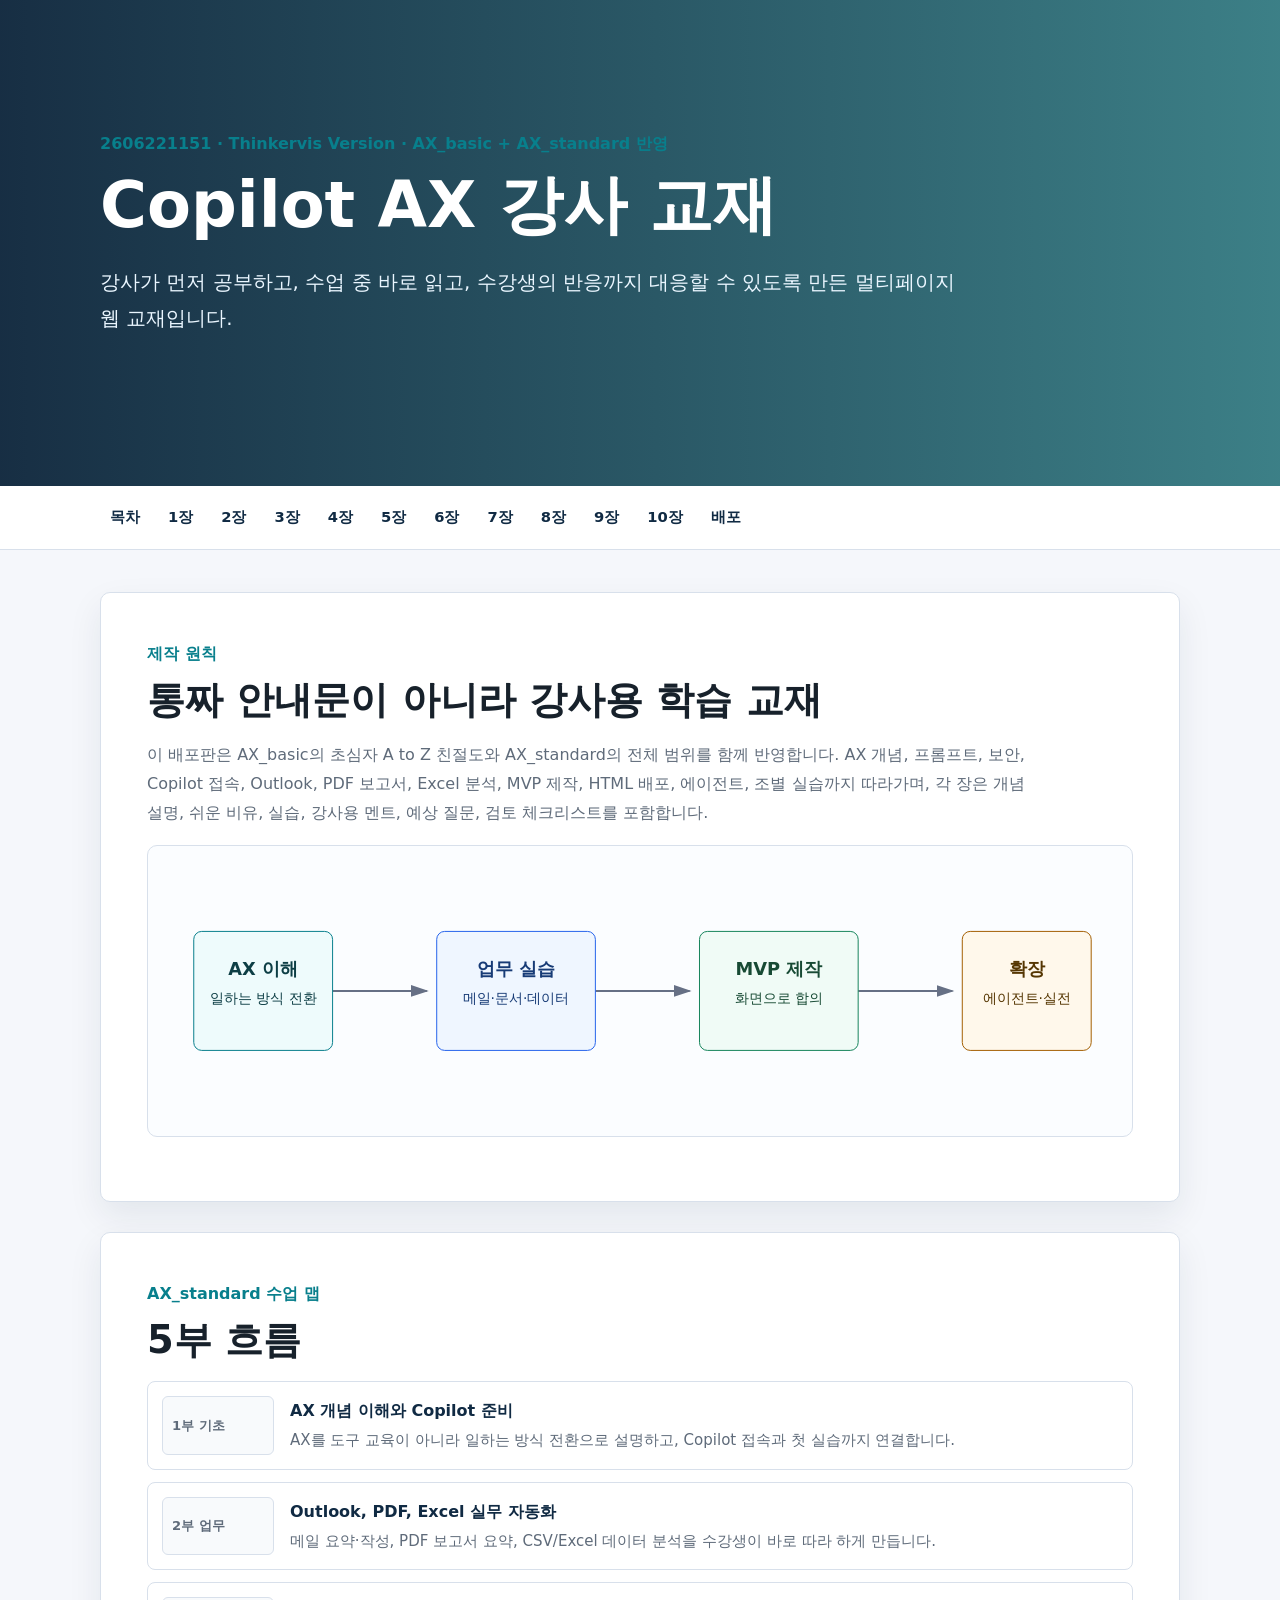
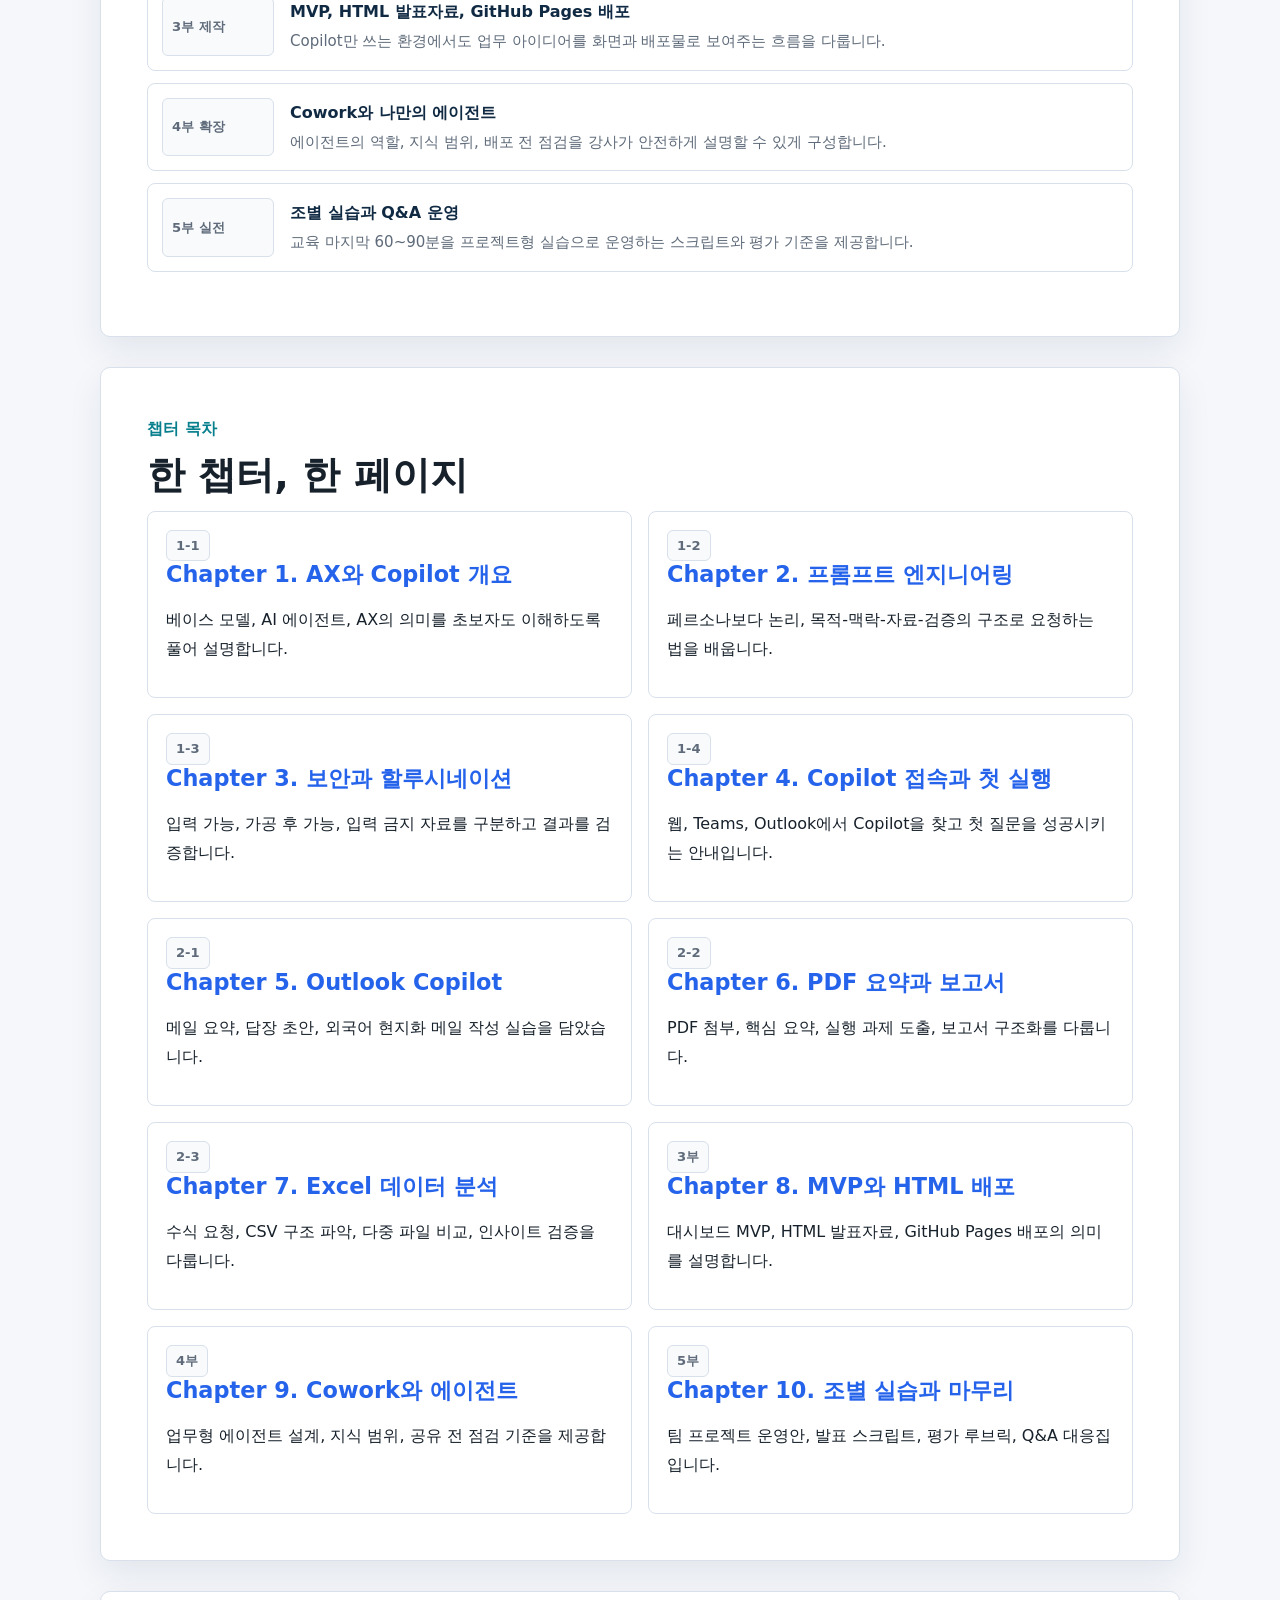
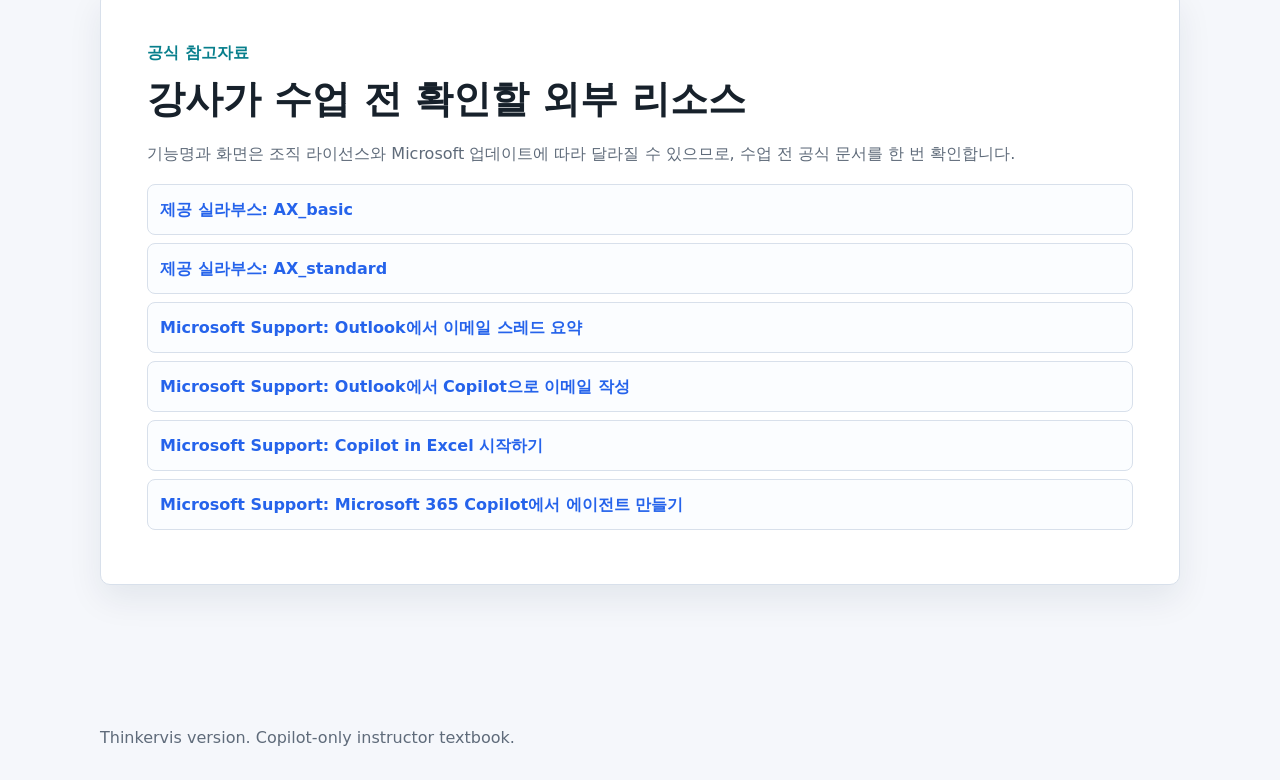
<file: index.html>
<!doctype html>
<html lang="ko">
<head>
  <meta charset="utf-8">
  <meta name="viewport" content="width=device-width, initial-scale=1">
  <title>Thinkervis Copilot AX 강사 교재</title>
  <link rel="stylesheet" href="styles.css">
  <script defer src="script.js"></script>
</head>
<body>
  <header class="hero">
    <div class="wrap">
      <div class="kicker">2606221151 · Thinkervis Version · AX_basic + AX_standard 반영</div>
      <h1>Copilot AX 강사 교재</h1>
      <p>강사가 먼저 공부하고, 수업 중 바로 읽고, 수강생의 반응까지 대응할 수 있도록 만든 멀티페이지 웹 교재입니다.</p>
    </div>
  </header>
  <nav class="topnav">
    <div class="wrap">
      <a href="index.html">목차</a>
      <a href="chapter1.html">1장</a>
      <a href="chapter2.html">2장</a>
      <a href="chapter3.html">3장</a>
      <a href="chapter4.html">4장</a>
      <a href="chapter5.html">5장</a>
      <a href="chapter6.html">6장</a>
      <a href="chapter7.html">7장</a>
      <a href="chapter8.html">8장</a>
      <a href="chapter9.html">9장</a>
      <a href="chapter10.html">10장</a>
      <a href="github-pages-guide.html">배포</a>
    </div>
  </nav>
  <main class="wrap">
    <section class="section">
      <div class="kicker">제작 원칙</div>
      <h2>통짜 안내문이 아니라 강사용 학습 교재</h2>
      <p class="lead">이 배포판은 AX_basic의 초심자 A to Z 친절도와 AX_standard의 전체 범위를 함께 반영합니다. AX 개념, 프롬프트, 보안, Copilot 접속, Outlook, PDF 보고서, Excel 분석, MVP 제작, HTML 배포, 에이전트, 조별 실습까지 따라가며, 각 장은 개념 설명, 쉬운 비유, 실습, 강사용 멘트, 예상 질문, 검토 체크리스트를 포함합니다.</p>
      <div class="diagram" aria-label="AX 수업 흐름 다이어그램">
        <svg viewBox="0 0 960 260" role="img">
          <defs>
            <marker id="arrow" markerWidth="10" markerHeight="10" refX="8" refY="3" orient="auto">
              <path d="M0,0 L0,6 L9,3 z" fill="#667085"></path>
            </marker>
          </defs>
          <path d="M170 130 H265" stroke="#667085" stroke-width="2" fill="none" marker-end="url(#arrow)"></path>
          <path d="M435 130 H530" stroke="#667085" stroke-width="2" fill="none" marker-end="url(#arrow)"></path>
          <path d="M700 130 H795" stroke="#667085" stroke-width="2" fill="none" marker-end="url(#arrow)"></path>
          <rect x="30" y="70" width="140" height="120" rx="8" fill="#eefbfc" stroke="#087f8c"></rect>
          <text x="100" y="114" text-anchor="middle" font-size="18" font-weight="700" fill="#0d3e45">AX 이해</text>
          <text x="100" y="142" text-anchor="middle" font-size="14" fill="#0d3e45">일하는 방식 전환</text>
          <rect x="275" y="70" width="160" height="120" rx="8" fill="#eff6ff" stroke="#2563eb"></rect>
          <text x="355" y="114" text-anchor="middle" font-size="18" font-weight="700" fill="#173b76">업무 실습</text>
          <text x="355" y="142" text-anchor="middle" font-size="14" fill="#173b76">메일·문서·데이터</text>
          <rect x="540" y="70" width="160" height="120" rx="8" fill="#f0fbf6" stroke="#16845b"></rect>
          <text x="620" y="114" text-anchor="middle" font-size="18" font-weight="700" fill="#174a34">MVP 제작</text>
          <text x="620" y="142" text-anchor="middle" font-size="14" fill="#174a34">화면으로 합의</text>
          <rect x="805" y="70" width="130" height="120" rx="8" fill="#fff8eb" stroke="#a35f00"></rect>
          <text x="870" y="114" text-anchor="middle" font-size="18" font-weight="700" fill="#553602">확장</text>
          <text x="870" y="142" text-anchor="middle" font-size="14" fill="#553602">에이전트·실전</text>
        </svg>
      </div>
    </section>
    <section class="section">
      <div class="kicker">AX_standard 수업 맵</div>
      <h2>5부 흐름</h2>
      <div class="lesson-list">
        <div class="lesson"><span class="module-label">1부 기초</span><div><strong>AX 개념 이해와 Copilot 준비</strong><br><span class="mini">AX를 도구 교육이 아니라 일하는 방식 전환으로 설명하고, Copilot 접속과 첫 실습까지 연결합니다.</span></div></div>
        <div class="lesson"><span class="module-label">2부 업무</span><div><strong>Outlook, PDF, Excel 실무 자동화</strong><br><span class="mini">메일 요약·작성, PDF 보고서 요약, CSV/Excel 데이터 분석을 수강생이 바로 따라 하게 만듭니다.</span></div></div>
        <div class="lesson"><span class="module-label">3부 제작</span><div><strong>MVP, HTML 발표자료, GitHub Pages 배포</strong><br><span class="mini">Copilot만 쓰는 환경에서도 업무 아이디어를 화면과 배포물로 보여주는 흐름을 다룹니다.</span></div></div>
        <div class="lesson"><span class="module-label">4부 확장</span><div><strong>Cowork와 나만의 에이전트</strong><br><span class="mini">에이전트의 역할, 지식 범위, 배포 전 점검을 강사가 안전하게 설명할 수 있게 구성합니다.</span></div></div>
        <div class="lesson"><span class="module-label">5부 실전</span><div><strong>조별 실습과 Q&A 운영</strong><br><span class="mini">교육 마지막 60~90분을 프로젝트형 실습으로 운영하는 스크립트와 평가 기준을 제공합니다.</span></div></div>
      </div>
    </section>
    <section class="section">
      <div class="kicker">챕터 목차</div>
      <h2>한 챕터, 한 페이지</h2>
      <div class="grid">
        <article class="card chapter-card col-6"><span class="module-label">1-1</span><h3><a href="chapter1.html">Chapter 1. AX와 Copilot 개요</a></h3><p>베이스 모델, AI 에이전트, AX의 의미를 초보자도 이해하도록 풀어 설명합니다.</p></article>
        <article class="card chapter-card col-6"><span class="module-label">1-2</span><h3><a href="chapter2.html">Chapter 2. 프롬프트 엔지니어링</a></h3><p>페르소나보다 논리, 목적-맥락-자료-검증의 구조로 요청하는 법을 배웁니다.</p></article>
        <article class="card chapter-card col-6"><span class="module-label">1-3</span><h3><a href="chapter3.html">Chapter 3. 보안과 할루시네이션</a></h3><p>입력 가능, 가공 후 가능, 입력 금지 자료를 구분하고 결과를 검증합니다.</p></article>
        <article class="card chapter-card col-6"><span class="module-label">1-4</span><h3><a href="chapter4.html">Chapter 4. Copilot 접속과 첫 실행</a></h3><p>웹, Teams, Outlook에서 Copilot을 찾고 첫 질문을 성공시키는 안내입니다.</p></article>
        <article class="card chapter-card col-6"><span class="module-label">2-1</span><h3><a href="chapter5.html">Chapter 5. Outlook Copilot</a></h3><p>메일 요약, 답장 초안, 외국어 현지화 메일 작성 실습을 담았습니다.</p></article>
        <article class="card chapter-card col-6"><span class="module-label">2-2</span><h3><a href="chapter6.html">Chapter 6. PDF 요약과 보고서</a></h3><p>PDF 첨부, 핵심 요약, 실행 과제 도출, 보고서 구조화를 다룹니다.</p></article>
        <article class="card chapter-card col-6"><span class="module-label">2-3</span><h3><a href="chapter7.html">Chapter 7. Excel 데이터 분석</a></h3><p>수식 요청, CSV 구조 파악, 다중 파일 비교, 인사이트 검증을 다룹니다.</p></article>
        <article class="card chapter-card col-6"><span class="module-label">3부</span><h3><a href="chapter8.html">Chapter 8. MVP와 HTML 배포</a></h3><p>대시보드 MVP, HTML 발표자료, GitHub Pages 배포의 의미를 설명합니다.</p></article>
        <article class="card chapter-card col-6"><span class="module-label">4부</span><h3><a href="chapter9.html">Chapter 9. Cowork와 에이전트</a></h3><p>업무형 에이전트 설계, 지식 범위, 공유 전 점검 기준을 제공합니다.</p></article>
        <article class="card chapter-card col-6"><span class="module-label">5부</span><h3><a href="chapter10.html">Chapter 10. 조별 실습과 마무리</a></h3><p>팀 프로젝트 운영안, 발표 스크립트, 평가 루브릭, Q&A 대응집입니다.</p></article>
      </div>
    </section>
    <section class="section">
      <div class="kicker">공식 참고자료</div>
      <h2>강사가 수업 전 확인할 외부 리소스</h2>
      <p class="lead">기능명과 화면은 조직 라이선스와 Microsoft 업데이트에 따라 달라질 수 있으므로, 수업 전 공식 문서를 한 번 확인합니다.</p>
      <div class="resource-list">
        <a href="https://adrian-jeong.github.io/share_html/AX_basic">제공 실라부스: AX_basic</a>
        <a href="https://adrian-jeong.github.io/share_html/AX_standard">제공 실라부스: AX_standard</a>
        <a href="https://support.microsoft.com/en-us/outlook/copilot-pages/summarize-an-email-thread-with-copilot-in-outlook">Microsoft Support: Outlook에서 이메일 스레드 요약</a>
        <a href="https://support.microsoft.com/en-us/outlook/copilot-pages/draft-an-email-message-with-copilot-in-outlook">Microsoft Support: Outlook에서 Copilot으로 이메일 작성</a>
        <a href="https://support.microsoft.com/en-us/excel/copilot/get-started-with-copilot-in-excel">Microsoft Support: Copilot in Excel 시작하기</a>
        <a href="https://support.microsoft.com/en-us/microsoft-365-copilot/build-your-own-agent-with-microsoft-365-copilot">Microsoft Support: Microsoft 365 Copilot에서 에이전트 만들기</a>
      </div>
    </section>
  </main>
  <footer class="wrap footer">Thinkervis version. Copilot-only instructor textbook.</footer>
</body>
</html>
</file>
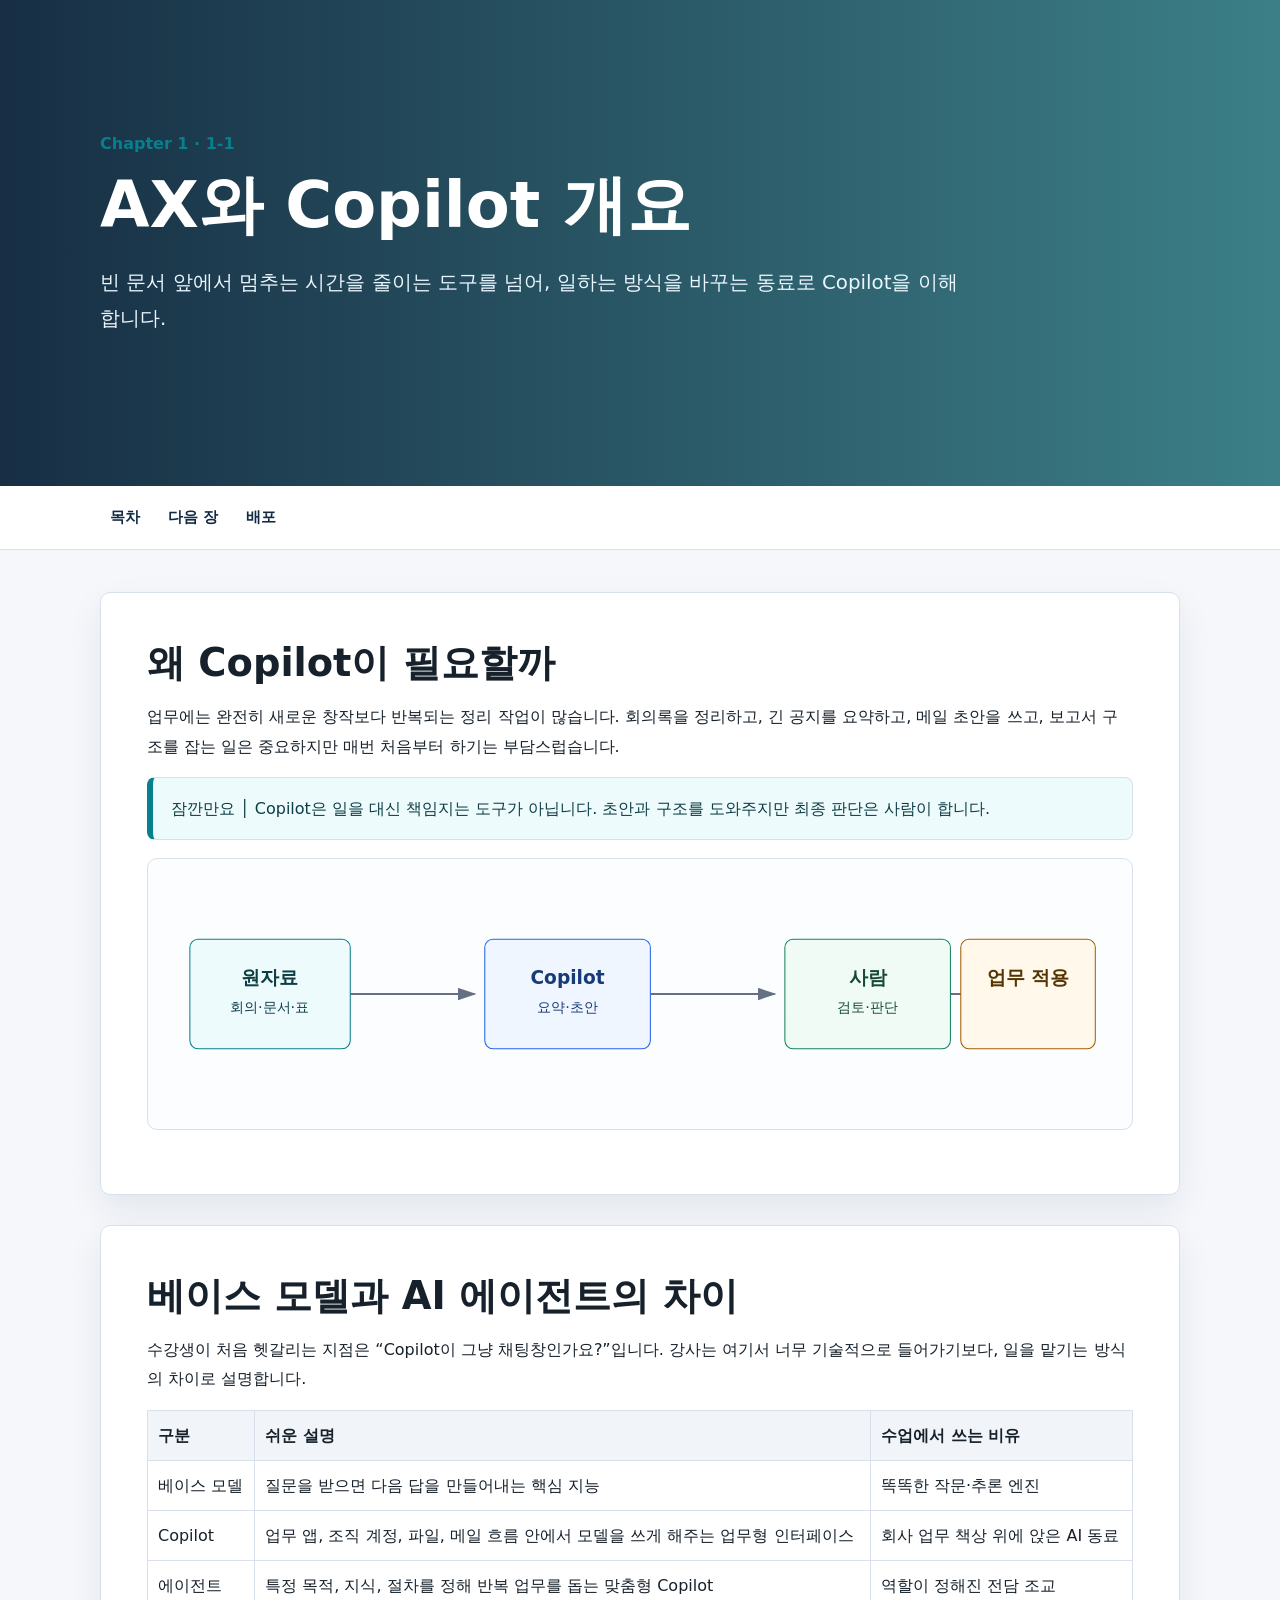
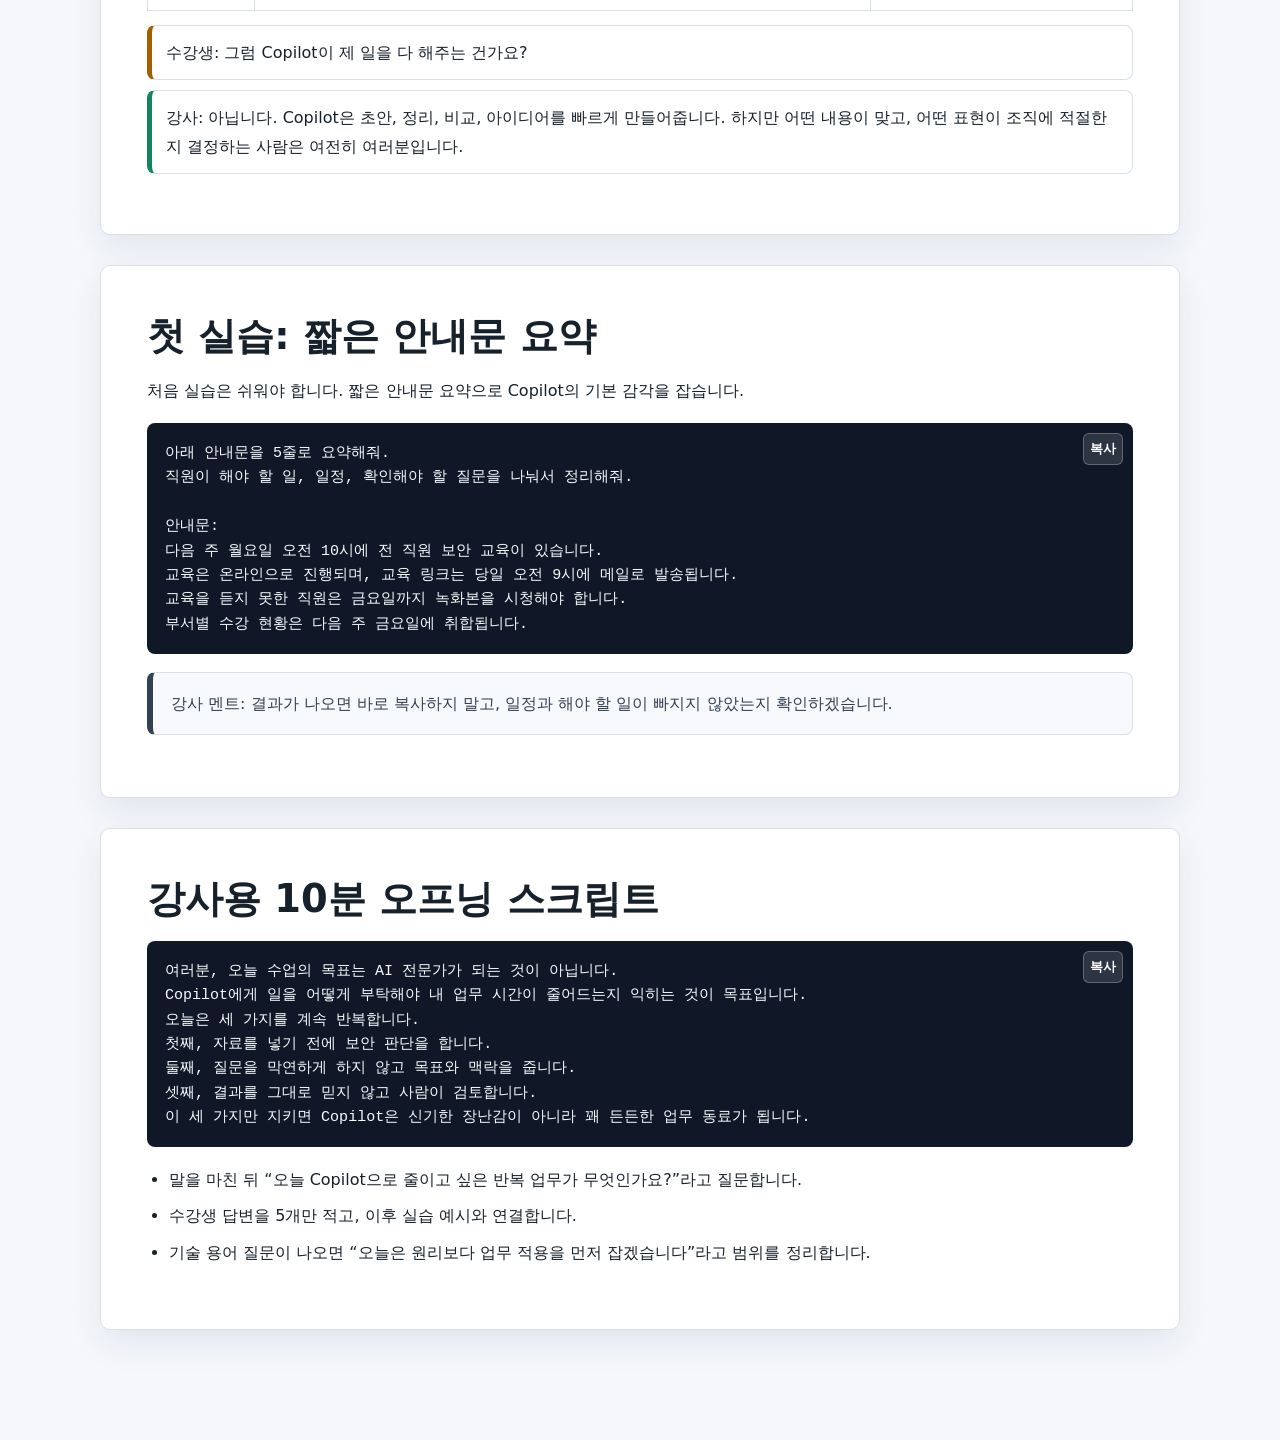
<file: chapter1.html>
<!doctype html>
<html lang="ko">
<head>
  <meta charset="utf-8">
  <meta name="viewport" content="width=device-width, initial-scale=1">
  <title>Chapter 1. Copilot 개요</title>
  <link rel="stylesheet" href="styles.css">
  <script defer src="script.js"></script>
</head>
<body>
  <header class="hero"><div class="wrap"><div class="kicker">Chapter 1 · 1-1</div><h1>AX와 Copilot 개요</h1><p>빈 문서 앞에서 멈추는 시간을 줄이는 도구를 넘어, 일하는 방식을 바꾸는 동료로 Copilot을 이해합니다.</p></div></header>
  <nav class="topnav"><div class="wrap"><a href="index.html">목차</a><a href="chapter2.html">다음 장</a><a href="github-pages-guide.html">배포</a></div></nav>
  <main class="wrap">
    <section class="section">
      <h2>왜 Copilot이 필요할까</h2>
      <p>업무에는 완전히 새로운 창작보다 반복되는 정리 작업이 많습니다. 회의록을 정리하고, 긴 공지를 요약하고, 메일 초안을 쓰고, 보고서 구조를 잡는 일은 중요하지만 매번 처음부터 하기는 부담스럽습니다.</p>
      <div class="box">잠깐만요 │ Copilot은 일을 대신 책임지는 도구가 아닙니다. 초안과 구조를 도와주지만 최종 판단은 사람이 합니다.</div>
      <div class="diagram">
        <svg viewBox="0 0 920 230">
          <defs><marker id="arrow" markerWidth="10" markerHeight="10" refX="8" refY="3" orient="auto"><path d="M0,0 L0,6 L9,3 z" fill="#667085"/></marker></defs>
          <path d="M180 115 H300" stroke="#667085" stroke-width="2" fill="none" marker-end="url(#arrow)"/><path d="M470 115 H590" stroke="#667085" stroke-width="2" fill="none" marker-end="url(#arrow)"/><path d="M760 115 H860" stroke="#667085" stroke-width="2" fill="none" marker-end="url(#arrow)"/>
          <rect x="25" y="62" width="155" height="106" rx="8" fill="#eefbfc" stroke="#087f8c"/><text x="102" y="105" text-anchor="middle" font-size="18" font-weight="700" fill="#0d3e45">원자료</text><text x="102" y="132" text-anchor="middle" font-size="14" fill="#0d3e45">회의·문서·표</text>
          <rect x="310" y="62" width="160" height="106" rx="8" fill="#eff6ff" stroke="#2563eb"/><text x="390" y="105" text-anchor="middle" font-size="18" font-weight="700" fill="#173b76">Copilot</text><text x="390" y="132" text-anchor="middle" font-size="14" fill="#173b76">요약·초안</text>
          <rect x="600" y="62" width="160" height="106" rx="8" fill="#f0fbf6" stroke="#16845b"/><text x="680" y="105" text-anchor="middle" font-size="18" font-weight="700" fill="#174a34">사람</text><text x="680" y="132" text-anchor="middle" font-size="14" fill="#174a34">검토·판단</text>
          <rect x="770" y="62" width="130" height="106" rx="8" fill="#fff8eb" stroke="#a35f00"/><text x="835" y="105" text-anchor="middle" font-size="18" font-weight="700" fill="#553602">업무 적용</text>
        </svg>
      </div>
    </section>
    <section class="section">
      <h2>베이스 모델과 AI 에이전트의 차이</h2>
      <p>수강생이 처음 헷갈리는 지점은 “Copilot이 그냥 채팅창인가요?”입니다. 강사는 여기서 너무 기술적으로 들어가기보다, 일을 맡기는 방식의 차이로 설명합니다.</p>
      <table><tr><th>구분</th><th>쉬운 설명</th><th>수업에서 쓰는 비유</th></tr><tr><td>베이스 모델</td><td>질문을 받으면 다음 답을 만들어내는 핵심 지능</td><td>똑똑한 작문·추론 엔진</td></tr><tr><td>Copilot</td><td>업무 앱, 조직 계정, 파일, 메일 흐름 안에서 모델을 쓰게 해주는 업무형 인터페이스</td><td>회사 업무 책상 위에 앉은 AI 동료</td></tr><tr><td>에이전트</td><td>특정 목적, 지식, 절차를 정해 반복 업무를 돕는 맞춤형 Copilot</td><td>역할이 정해진 전담 조교</td></tr></table>
      <div class="dialogue"><div class="turn student">수강생: 그럼 Copilot이 제 일을 다 해주는 건가요?</div><div class="turn teacher-turn">강사: 아닙니다. Copilot은 초안, 정리, 비교, 아이디어를 빠르게 만들어줍니다. 하지만 어떤 내용이 맞고, 어떤 표현이 조직에 적절한지 결정하는 사람은 여전히 여러분입니다.</div></div>
    </section>
    <section class="section">
      <h2>첫 실습: 짧은 안내문 요약</h2>
      <p>처음 실습은 쉬워야 합니다. 짧은 안내문 요약으로 Copilot의 기본 감각을 잡습니다.</p>
      <div class="prompt"><pre>아래 안내문을 5줄로 요약해줘.
직원이 해야 할 일, 일정, 확인해야 할 질문을 나눠서 정리해줘.

안내문:
다음 주 월요일 오전 10시에 전 직원 보안 교육이 있습니다.
교육은 온라인으로 진행되며, 교육 링크는 당일 오전 9시에 메일로 발송됩니다.
교육을 듣지 못한 직원은 금요일까지 녹화본을 시청해야 합니다.
부서별 수강 현황은 다음 주 금요일에 취합됩니다.</pre></div>
      <div class="box teacher">강사 멘트: 결과가 나오면 바로 복사하지 말고, 일정과 해야 할 일이 빠지지 않았는지 확인하겠습니다.</div>
    </section>
    <section class="section">
      <h2>강사용 10분 오프닝 스크립트</h2>
      <div class="prompt"><pre>여러분, 오늘 수업의 목표는 AI 전문가가 되는 것이 아닙니다.
Copilot에게 일을 어떻게 부탁해야 내 업무 시간이 줄어드는지 익히는 것이 목표입니다.
오늘은 세 가지를 계속 반복합니다.
첫째, 자료를 넣기 전에 보안 판단을 합니다.
둘째, 질문을 막연하게 하지 않고 목표와 맥락을 줍니다.
셋째, 결과를 그대로 믿지 않고 사람이 검토합니다.
이 세 가지만 지키면 Copilot은 신기한 장난감이 아니라 꽤 든든한 업무 동료가 됩니다.</pre></div>
      <ul class="checklist"><li>말을 마친 뒤 “오늘 Copilot으로 줄이고 싶은 반복 업무가 무엇인가요?”라고 질문합니다.</li><li>수강생 답변을 5개만 적고, 이후 실습 예시와 연결합니다.</li><li>기술 용어 질문이 나오면 “오늘은 원리보다 업무 적용을 먼저 잡겠습니다”라고 범위를 정리합니다.</li></ul>
    </section>
  </main>
</body>
</html>
</file>
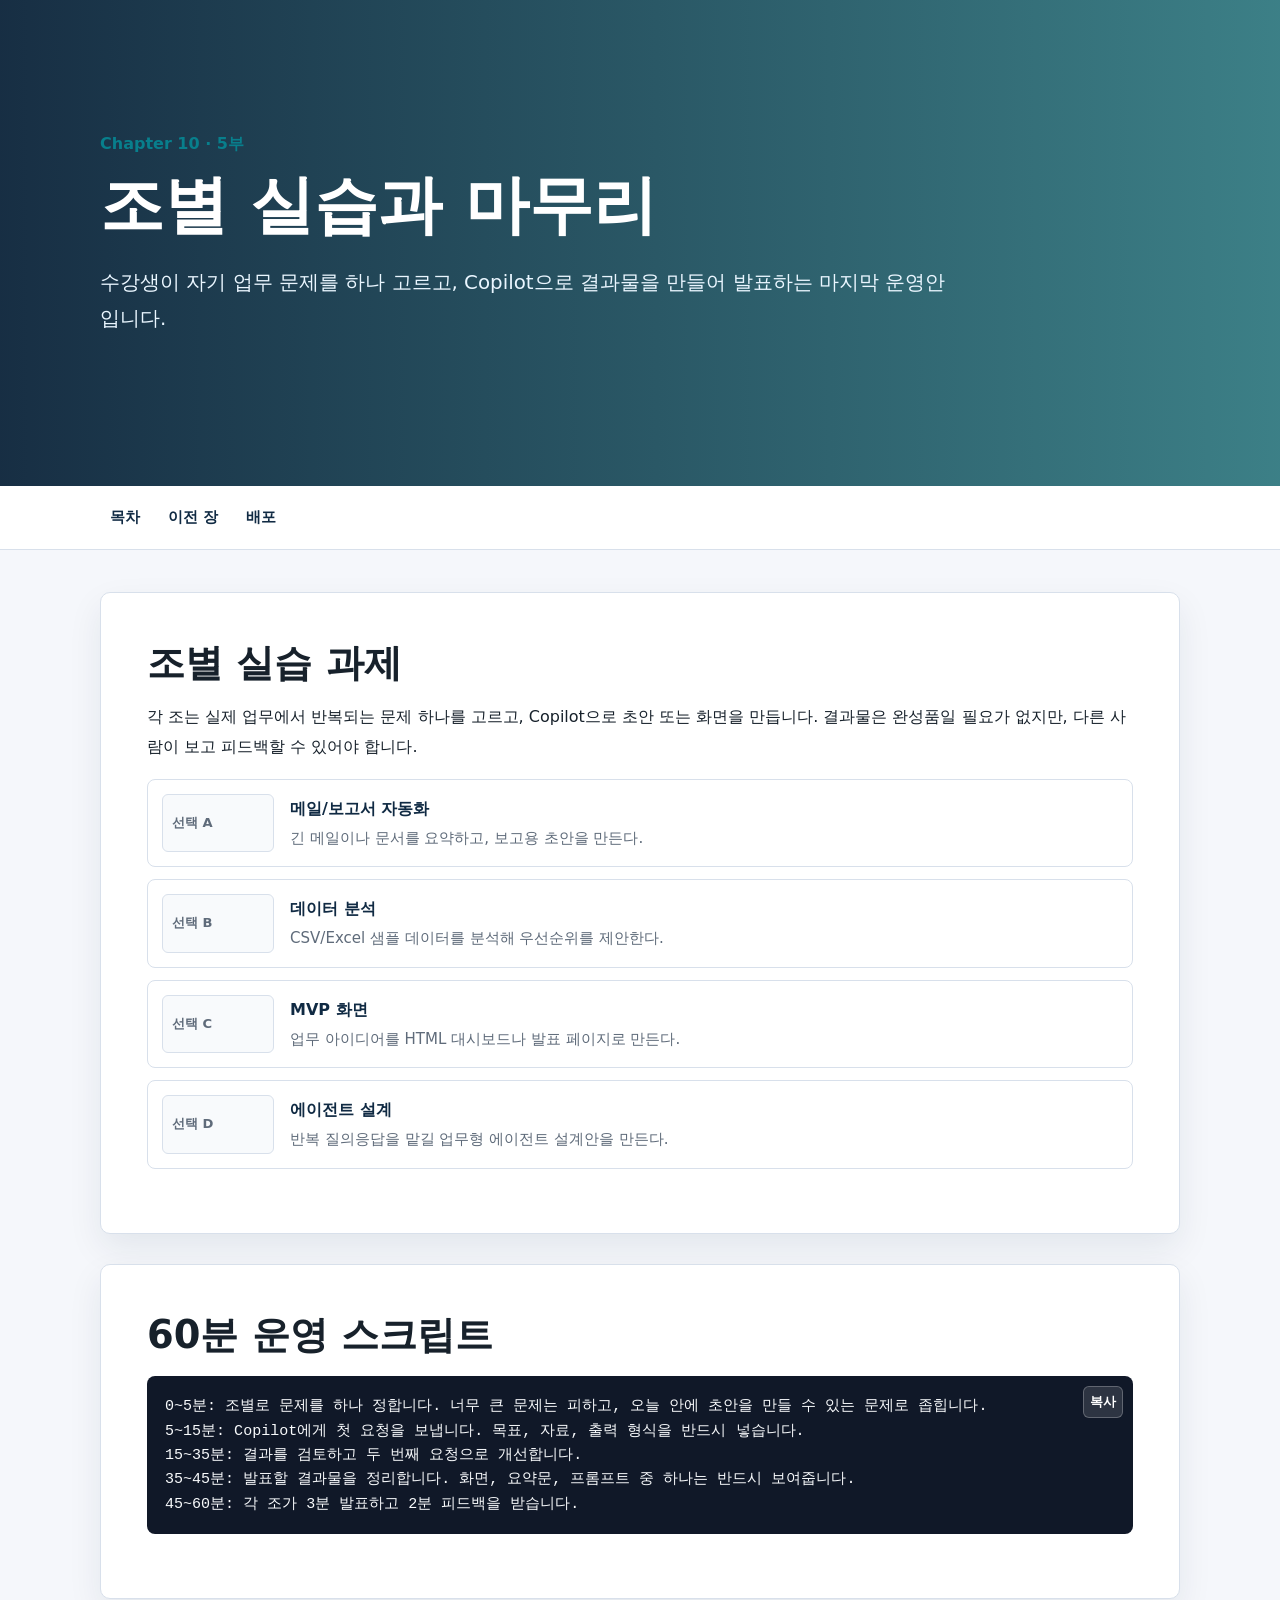
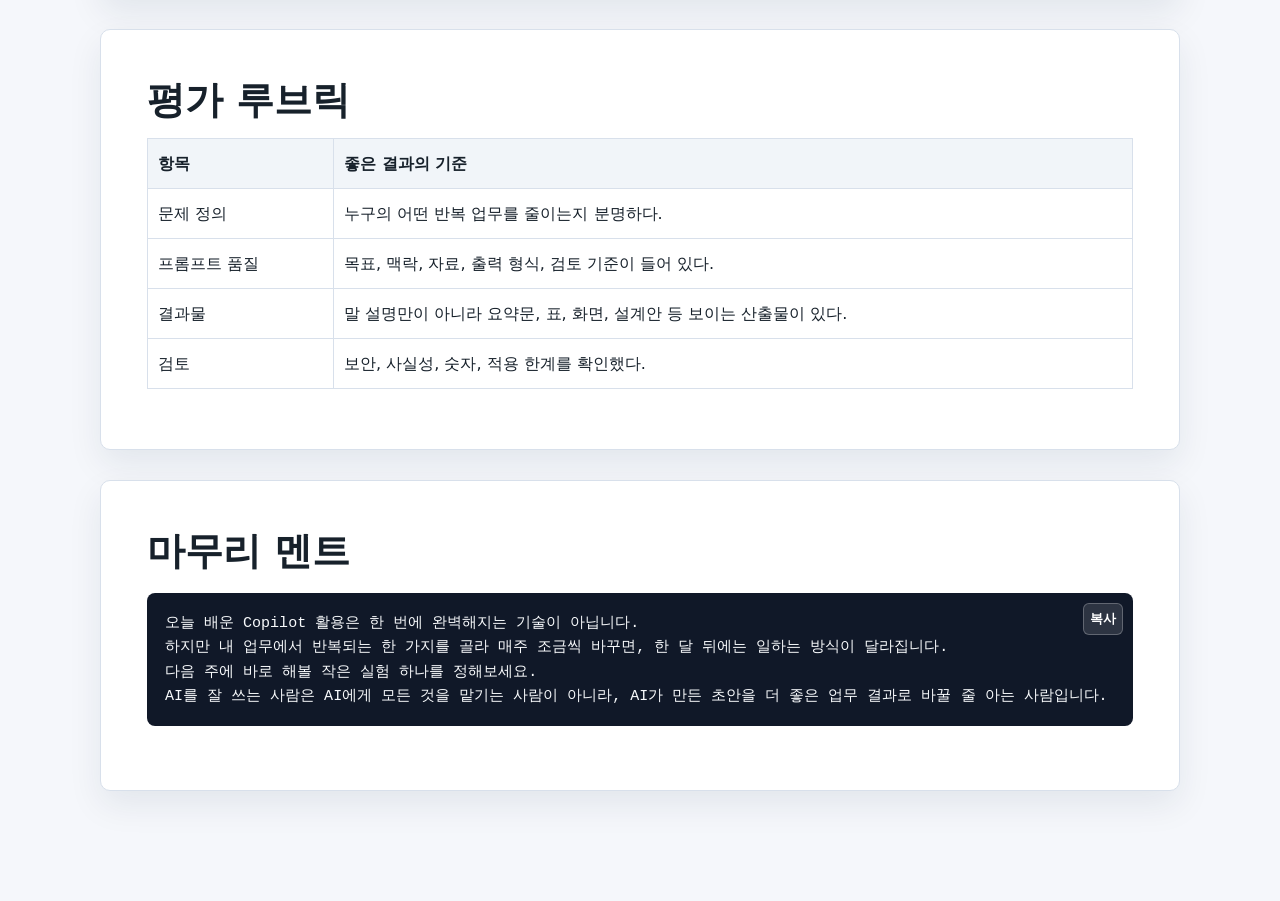
<file: chapter10.html>
<!doctype html>
<html lang="ko">
<head><meta charset="utf-8"><meta name="viewport" content="width=device-width, initial-scale=1"><title>Chapter 10. 조별 실습과 마무리</title><link rel="stylesheet" href="styles.css"><script defer src="script.js"></script></head>
<body>
  <header class="hero"><div class="wrap"><div class="kicker">Chapter 10 · 5부</div><h1>조별 실습과 마무리</h1><p>수강생이 자기 업무 문제를 하나 고르고, Copilot으로 결과물을 만들어 발표하는 마지막 운영안입니다.</p></div></header>
  <nav class="topnav"><div class="wrap"><a href="index.html">목차</a><a href="chapter9.html">이전 장</a><a href="github-pages-guide.html">배포</a></div></nav>
  <main class="wrap">
    <section class="section"><h2>조별 실습 과제</h2><p>각 조는 실제 업무에서 반복되는 문제 하나를 고르고, Copilot으로 초안 또는 화면을 만듭니다. 결과물은 완성품일 필요가 없지만, 다른 사람이 보고 피드백할 수 있어야 합니다.</p><div class="lesson-list"><div class="lesson"><span class="module-label">선택 A</span><div><strong>메일/보고서 자동화</strong><br><span class="mini">긴 메일이나 문서를 요약하고, 보고용 초안을 만든다.</span></div></div><div class="lesson"><span class="module-label">선택 B</span><div><strong>데이터 분석</strong><br><span class="mini">CSV/Excel 샘플 데이터를 분석해 우선순위를 제안한다.</span></div></div><div class="lesson"><span class="module-label">선택 C</span><div><strong>MVP 화면</strong><br><span class="mini">업무 아이디어를 HTML 대시보드나 발표 페이지로 만든다.</span></div></div><div class="lesson"><span class="module-label">선택 D</span><div><strong>에이전트 설계</strong><br><span class="mini">반복 질의응답을 맡길 업무형 에이전트 설계안을 만든다.</span></div></div></div></section>
    <section class="section"><h2>60분 운영 스크립트</h2><div class="prompt"><pre>0~5분: 조별로 문제를 하나 정합니다. 너무 큰 문제는 피하고, 오늘 안에 초안을 만들 수 있는 문제로 좁힙니다.
5~15분: Copilot에게 첫 요청을 보냅니다. 목표, 자료, 출력 형식을 반드시 넣습니다.
15~35분: 결과를 검토하고 두 번째 요청으로 개선합니다.
35~45분: 발표할 결과물을 정리합니다. 화면, 요약문, 프롬프트 중 하나는 반드시 보여줍니다.
45~60분: 각 조가 3분 발표하고 2분 피드백을 받습니다.</pre></div></section>
    <section class="section"><h2>평가 루브릭</h2><table><tr><th>항목</th><th>좋은 결과의 기준</th></tr><tr><td>문제 정의</td><td>누구의 어떤 반복 업무를 줄이는지 분명하다.</td></tr><tr><td>프롬프트 품질</td><td>목표, 맥락, 자료, 출력 형식, 검토 기준이 들어 있다.</td></tr><tr><td>결과물</td><td>말 설명만이 아니라 요약문, 표, 화면, 설계안 등 보이는 산출물이 있다.</td></tr><tr><td>검토</td><td>보안, 사실성, 숫자, 적용 한계를 확인했다.</td></tr></table></section>
    <section class="section"><h2>마무리 멘트</h2><div class="prompt"><pre>오늘 배운 Copilot 활용은 한 번에 완벽해지는 기술이 아닙니다.
하지만 내 업무에서 반복되는 한 가지를 골라 매주 조금씩 바꾸면, 한 달 뒤에는 일하는 방식이 달라집니다.
다음 주에 바로 해볼 작은 실험 하나를 정해보세요.
AI를 잘 쓰는 사람은 AI에게 모든 것을 맡기는 사람이 아니라, AI가 만든 초안을 더 좋은 업무 결과로 바꿀 줄 아는 사람입니다.</pre></div></section>
  </main>
</body>
</html>
</file>
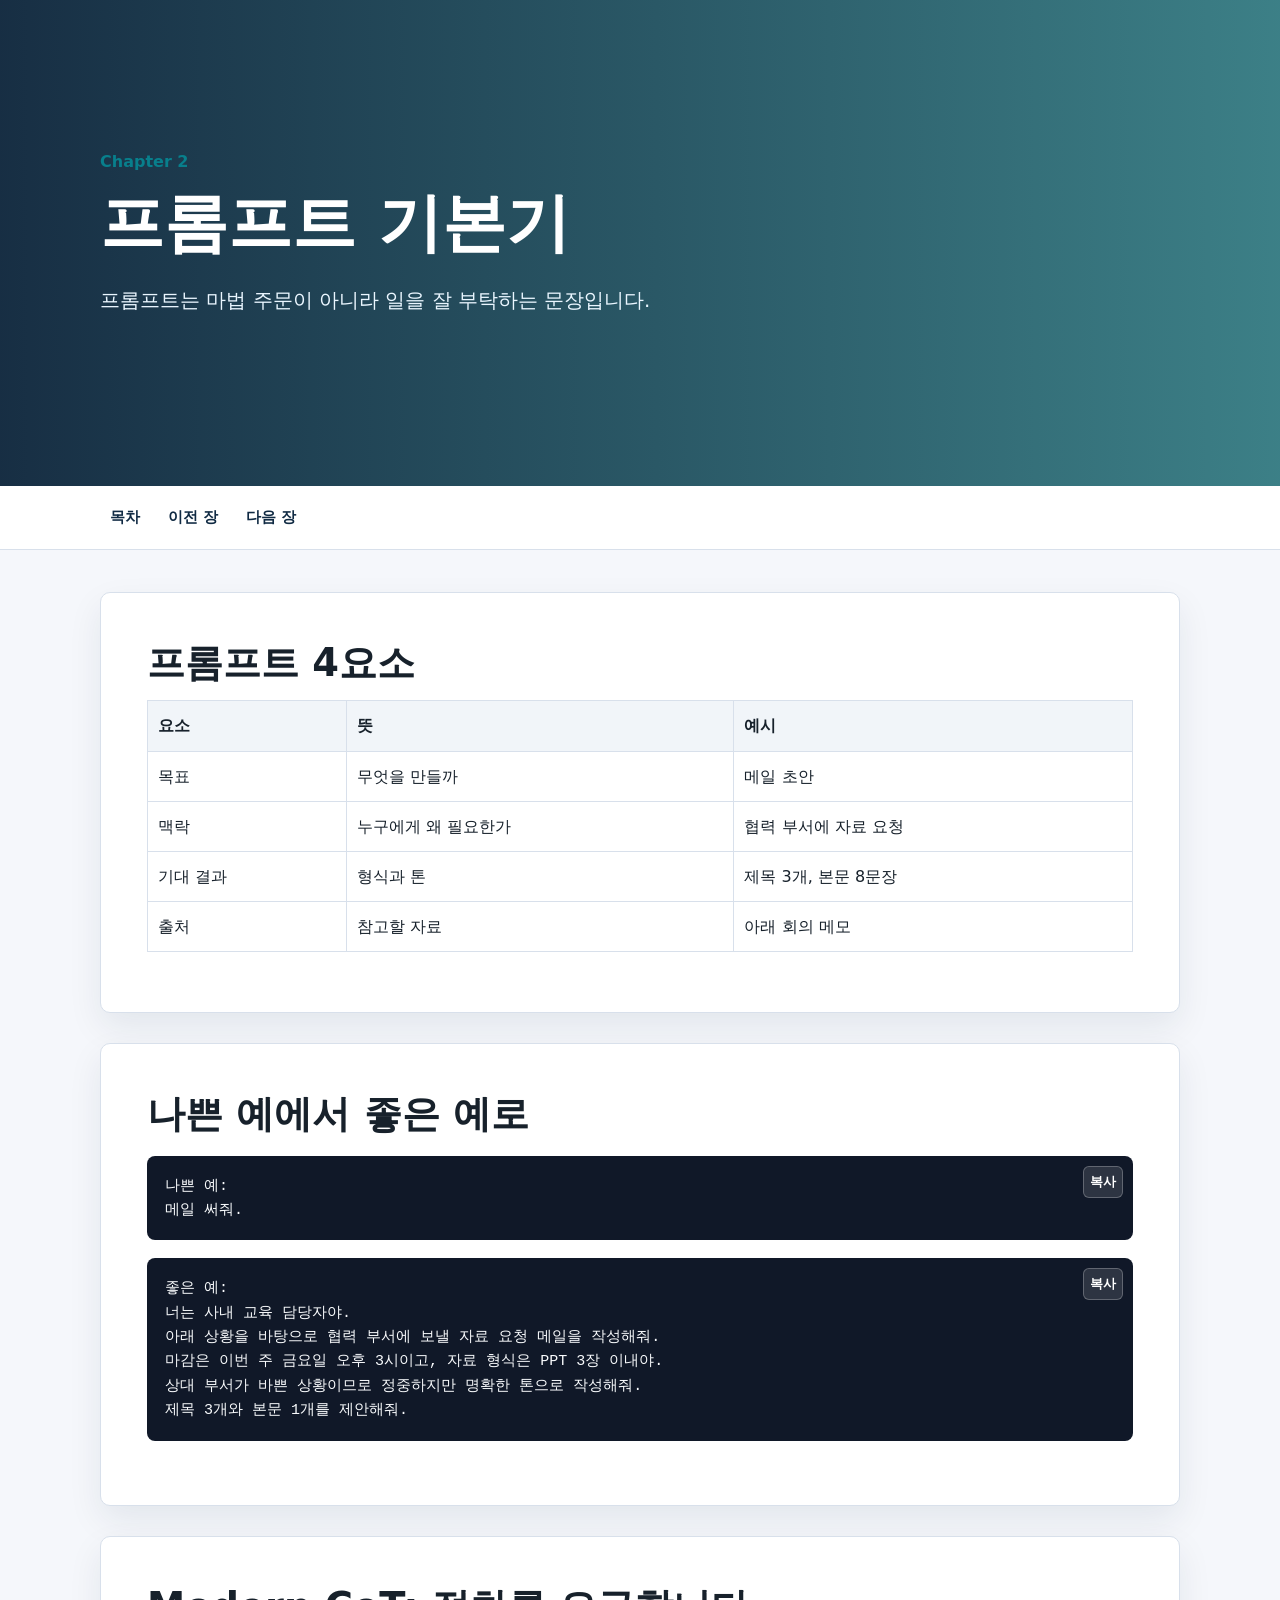
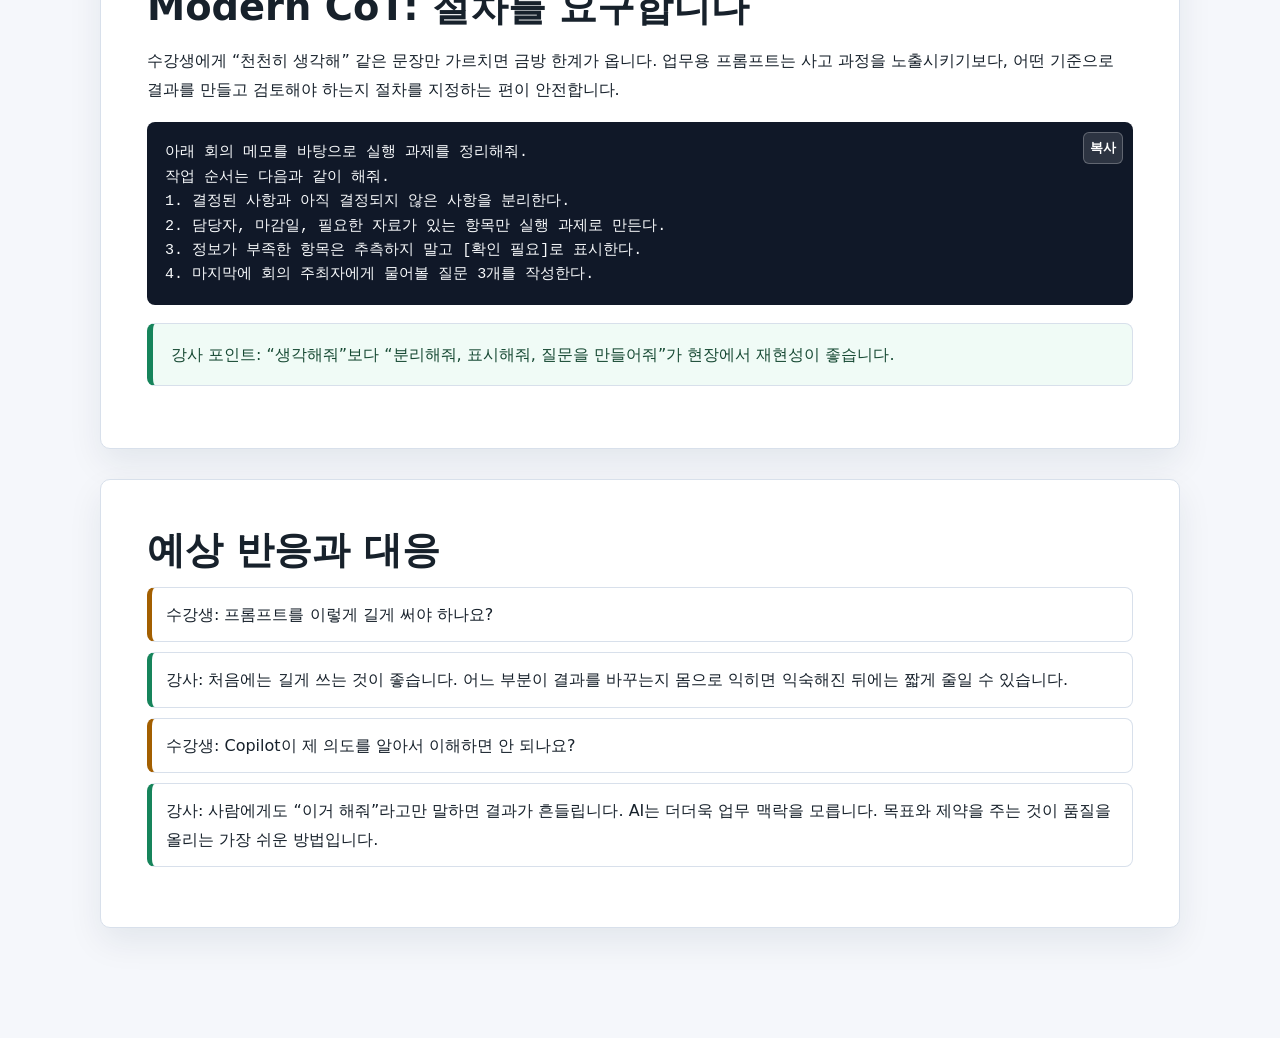
<file: chapter2.html>
<!doctype html>
<html lang="ko">
<head><meta charset="utf-8"><meta name="viewport" content="width=device-width, initial-scale=1"><title>Chapter 2. 프롬프트 기본기</title><link rel="stylesheet" href="styles.css"><script defer src="script.js"></script></head>
<body>
  <header class="hero"><div class="wrap"><div class="kicker">Chapter 2</div><h1>프롬프트 기본기</h1><p>프롬프트는 마법 주문이 아니라 일을 잘 부탁하는 문장입니다.</p></div></header>
  <nav class="topnav"><div class="wrap"><a href="index.html">목차</a><a href="chapter1.html">이전 장</a><a href="chapter3.html">다음 장</a></div></nav>
  <main class="wrap">
    <section class="section"><h2>프롬프트 4요소</h2><table><tr><th>요소</th><th>뜻</th><th>예시</th></tr><tr><td>목표</td><td>무엇을 만들까</td><td>메일 초안</td></tr><tr><td>맥락</td><td>누구에게 왜 필요한가</td><td>협력 부서에 자료 요청</td></tr><tr><td>기대 결과</td><td>형식과 톤</td><td>제목 3개, 본문 8문장</td></tr><tr><td>출처</td><td>참고할 자료</td><td>아래 회의 메모</td></tr></table></section>
    <section class="section"><h2>나쁜 예에서 좋은 예로</h2><div class="prompt"><pre>나쁜 예:
메일 써줘.</pre></div><div class="prompt"><pre>좋은 예:
너는 사내 교육 담당자야.
아래 상황을 바탕으로 협력 부서에 보낼 자료 요청 메일을 작성해줘.
마감은 이번 주 금요일 오후 3시이고, 자료 형식은 PPT 3장 이내야.
상대 부서가 바쁜 상황이므로 정중하지만 명확한 톤으로 작성해줘.
제목 3개와 본문 1개를 제안해줘.</pre></div></section>
    <section class="section"><h2>Modern CoT: 절차를 요구합니다</h2><p>수강생에게 “천천히 생각해” 같은 문장만 가르치면 금방 한계가 옵니다. 업무용 프롬프트는 사고 과정을 노출시키기보다, 어떤 기준으로 결과를 만들고 검토해야 하는지 절차를 지정하는 편이 안전합니다.</p><div class="prompt"><pre>아래 회의 메모를 바탕으로 실행 과제를 정리해줘.
작업 순서는 다음과 같이 해줘.
1. 결정된 사항과 아직 결정되지 않은 사항을 분리한다.
2. 담당자, 마감일, 필요한 자료가 있는 항목만 실행 과제로 만든다.
3. 정보가 부족한 항목은 추측하지 말고 [확인 필요]로 표시한다.
4. 마지막에 회의 주최자에게 물어볼 질문 3개를 작성한다.</pre></div><div class="box tip">강사 포인트: “생각해줘”보다 “분리해줘, 표시해줘, 질문을 만들어줘”가 현장에서 재현성이 좋습니다.</div></section>
    <section class="section"><h2>예상 반응과 대응</h2><div class="dialogue"><div class="turn student">수강생: 프롬프트를 이렇게 길게 써야 하나요?</div><div class="turn teacher-turn">강사: 처음에는 길게 쓰는 것이 좋습니다. 어느 부분이 결과를 바꾸는지 몸으로 익히면 익숙해진 뒤에는 짧게 줄일 수 있습니다.</div><div class="turn student">수강생: Copilot이 제 의도를 알아서 이해하면 안 되나요?</div><div class="turn teacher-turn">강사: 사람에게도 “이거 해줘”라고만 말하면 결과가 흔들립니다. AI는 더더욱 업무 맥락을 모릅니다. 목표와 제약을 주는 것이 품질을 올리는 가장 쉬운 방법입니다.</div></div></section>
  </main>
</body>
</html>
</file>
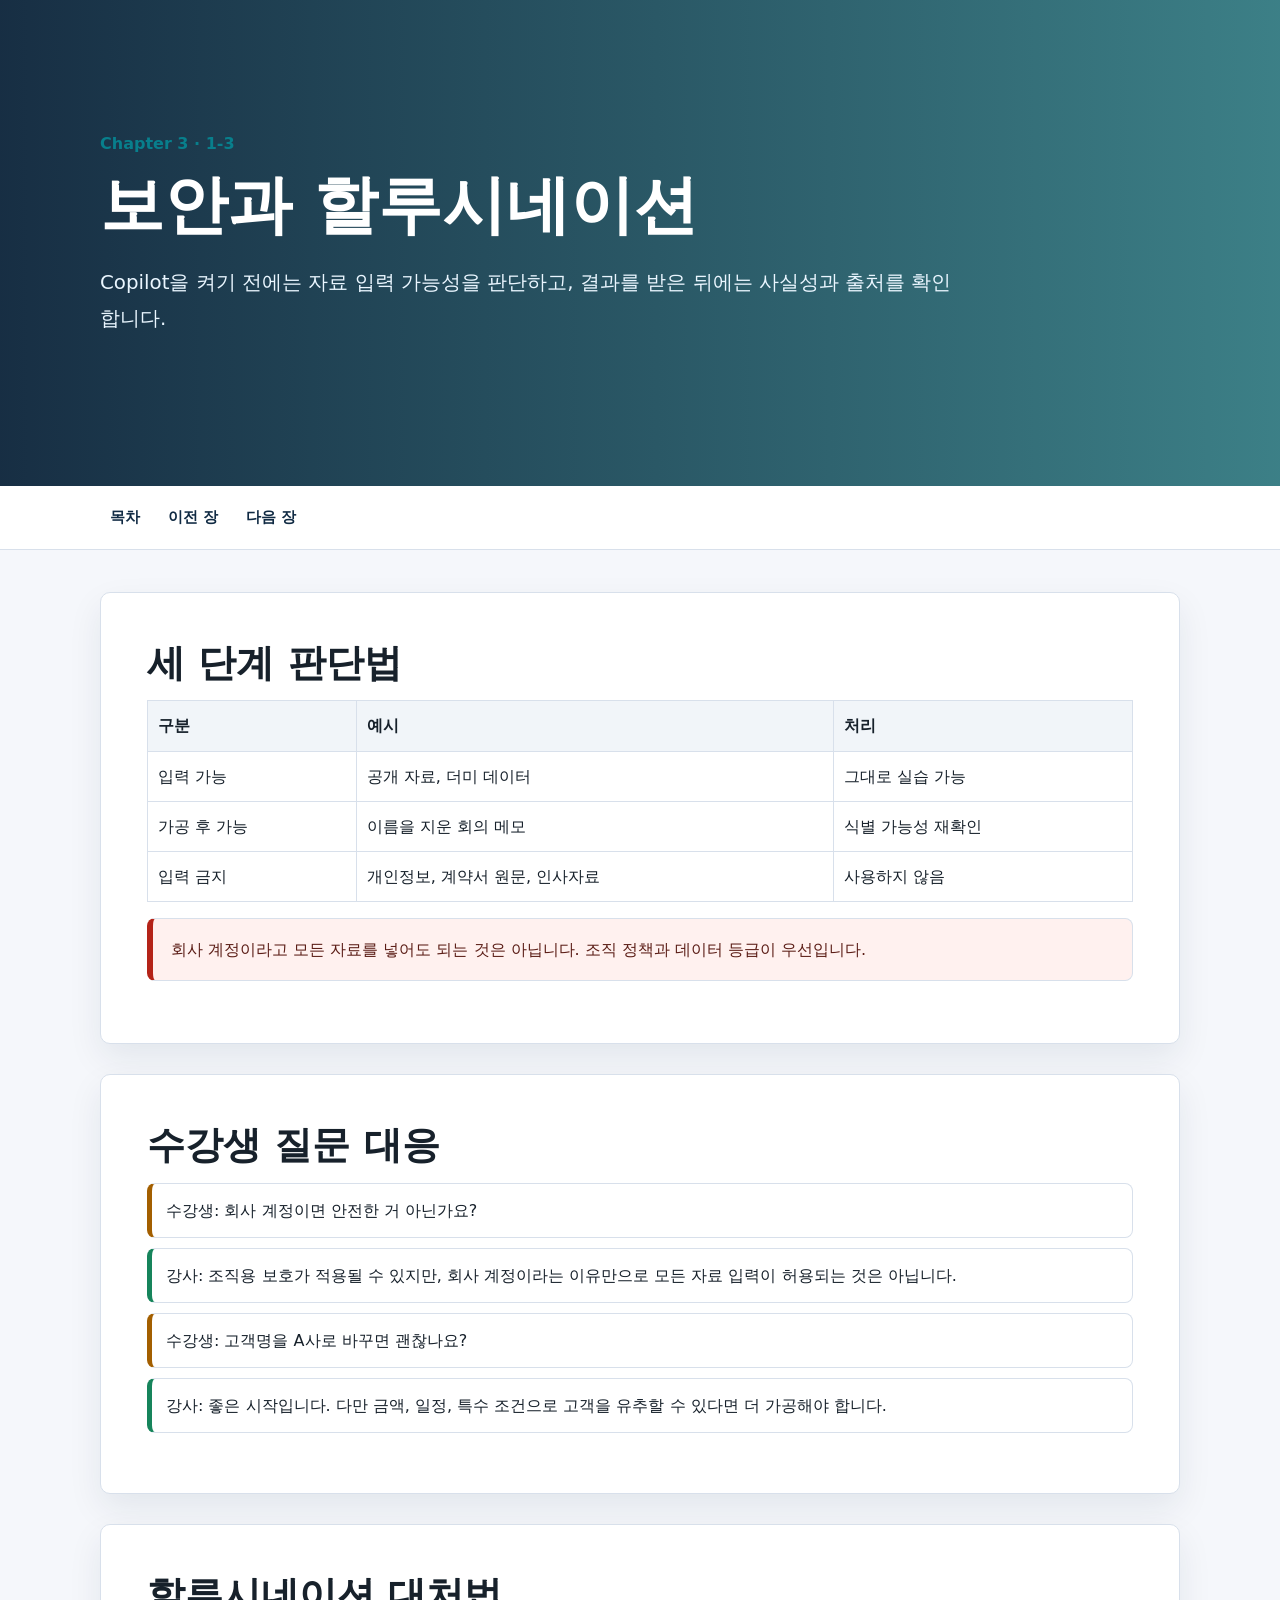
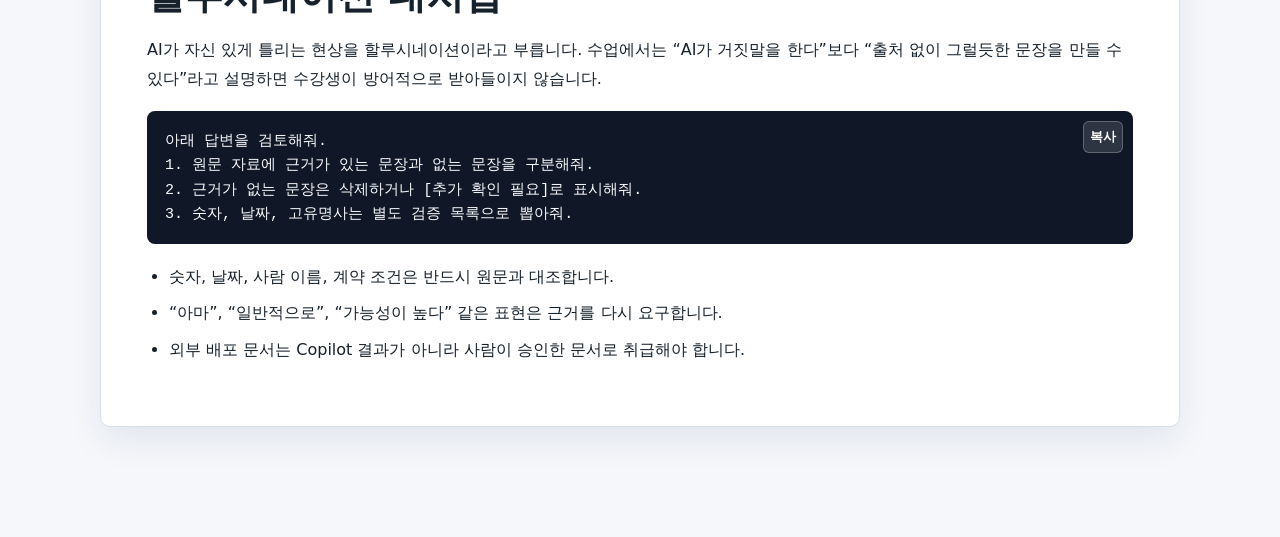
<file: chapter3.html>
<!doctype html>
<html lang="ko">
<head><meta charset="utf-8"><meta name="viewport" content="width=device-width, initial-scale=1"><title>Chapter 3. 보안과 할루시네이션</title><link rel="stylesheet" href="styles.css"><script defer src="script.js"></script></head>
<body>
  <header class="hero"><div class="wrap"><div class="kicker">Chapter 3 · 1-3</div><h1>보안과 할루시네이션</h1><p>Copilot을 켜기 전에는 자료 입력 가능성을 판단하고, 결과를 받은 뒤에는 사실성과 출처를 확인합니다.</p></div></header>
  <nav class="topnav"><div class="wrap"><a href="index.html">목차</a><a href="chapter2.html">이전 장</a><a href="chapter4.html">다음 장</a></div></nav>
  <main class="wrap">
    <section class="section"><h2>세 단계 판단법</h2><table><tr><th>구분</th><th>예시</th><th>처리</th></tr><tr><td>입력 가능</td><td>공개 자료, 더미 데이터</td><td>그대로 실습 가능</td></tr><tr><td>가공 후 가능</td><td>이름을 지운 회의 메모</td><td>식별 가능성 재확인</td></tr><tr><td>입력 금지</td><td>개인정보, 계약서 원문, 인사자료</td><td>사용하지 않음</td></tr></table><div class="box danger">회사 계정이라고 모든 자료를 넣어도 되는 것은 아닙니다. 조직 정책과 데이터 등급이 우선입니다.</div></section>
    <section class="section"><h2>수강생 질문 대응</h2><div class="dialogue"><div class="turn student">수강생: 회사 계정이면 안전한 거 아닌가요?</div><div class="turn teacher-turn">강사: 조직용 보호가 적용될 수 있지만, 회사 계정이라는 이유만으로 모든 자료 입력이 허용되는 것은 아닙니다.</div><div class="turn student">수강생: 고객명을 A사로 바꾸면 괜찮나요?</div><div class="turn teacher-turn">강사: 좋은 시작입니다. 다만 금액, 일정, 특수 조건으로 고객을 유추할 수 있다면 더 가공해야 합니다.</div></div></section>
    <section class="section"><h2>할루시네이션 대처법</h2><p>AI가 자신 있게 틀리는 현상을 할루시네이션이라고 부릅니다. 수업에서는 “AI가 거짓말을 한다”보다 “출처 없이 그럴듯한 문장을 만들 수 있다”라고 설명하면 수강생이 방어적으로 받아들이지 않습니다.</p><div class="prompt"><pre>아래 답변을 검토해줘.
1. 원문 자료에 근거가 있는 문장과 없는 문장을 구분해줘.
2. 근거가 없는 문장은 삭제하거나 [추가 확인 필요]로 표시해줘.
3. 숫자, 날짜, 고유명사는 별도 검증 목록으로 뽑아줘.</pre></div><ul class="checklist"><li>숫자, 날짜, 사람 이름, 계약 조건은 반드시 원문과 대조합니다.</li><li>“아마”, “일반적으로”, “가능성이 높다” 같은 표현은 근거를 다시 요구합니다.</li><li>외부 배포 문서는 Copilot 결과가 아니라 사람이 승인한 문서로 취급해야 합니다.</li></ul></section>
  </main>
</body>
</html>
</file>
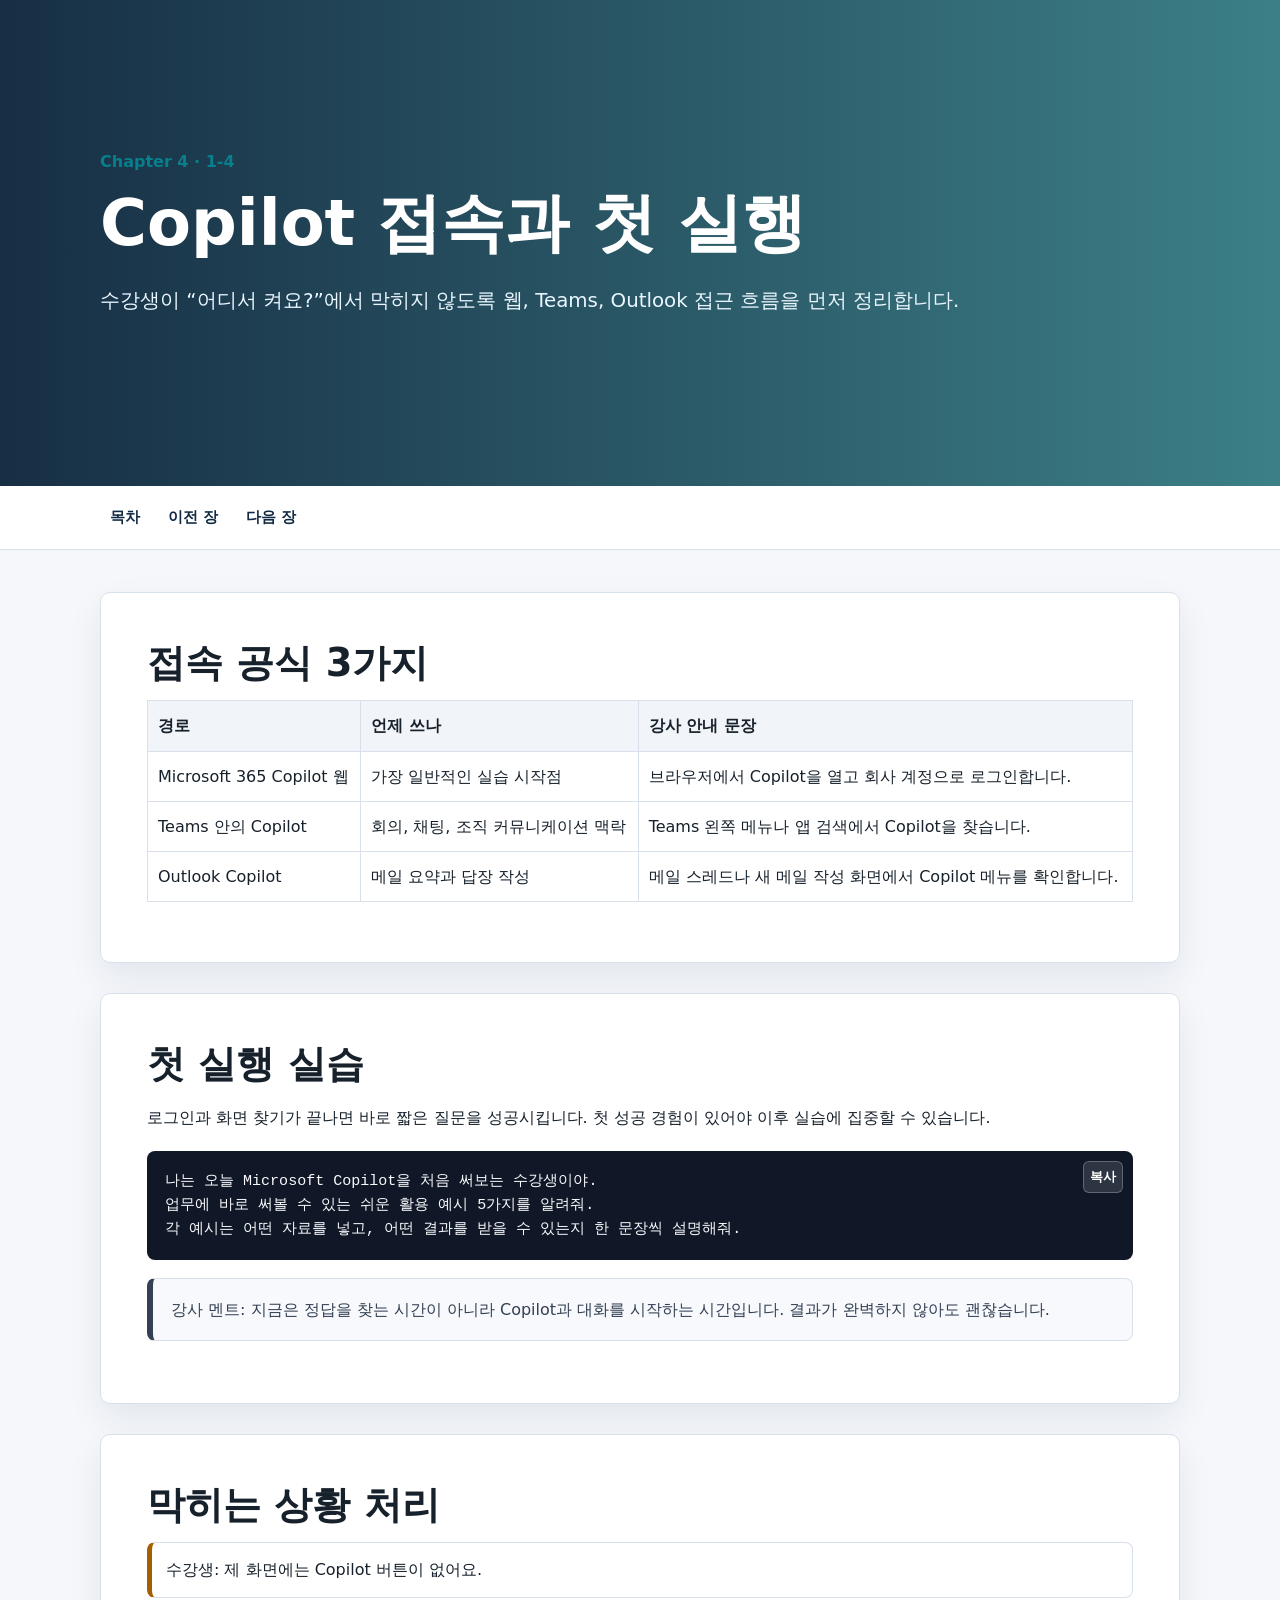
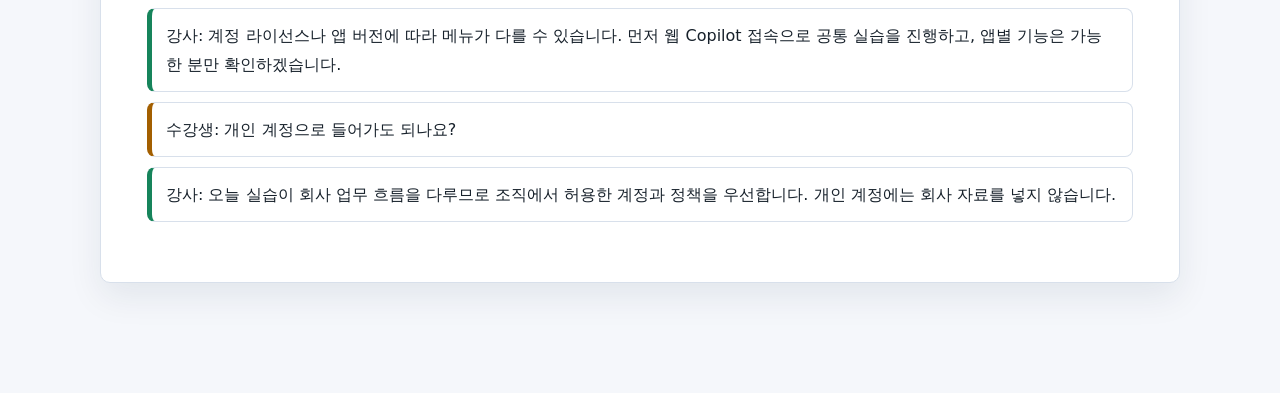
<file: chapter4.html>
<!doctype html>
<html lang="ko">
<head><meta charset="utf-8"><meta name="viewport" content="width=device-width, initial-scale=1"><title>Chapter 4. Copilot 접속과 첫 실행</title><link rel="stylesheet" href="styles.css"><script defer src="script.js"></script></head>
<body>
  <header class="hero"><div class="wrap"><div class="kicker">Chapter 4 · 1-4</div><h1>Copilot 접속과 첫 실행</h1><p>수강생이 “어디서 켜요?”에서 막히지 않도록 웹, Teams, Outlook 접근 흐름을 먼저 정리합니다.</p></div></header>
  <nav class="topnav"><div class="wrap"><a href="index.html">목차</a><a href="chapter3.html">이전 장</a><a href="chapter5.html">다음 장</a></div></nav>
  <main class="wrap">
    <section class="section"><h2>접속 공식 3가지</h2><table><tr><th>경로</th><th>언제 쓰나</th><th>강사 안내 문장</th></tr><tr><td>Microsoft 365 Copilot 웹</td><td>가장 일반적인 실습 시작점</td><td>브라우저에서 Copilot을 열고 회사 계정으로 로그인합니다.</td></tr><tr><td>Teams 안의 Copilot</td><td>회의, 채팅, 조직 커뮤니케이션 맥락</td><td>Teams 왼쪽 메뉴나 앱 검색에서 Copilot을 찾습니다.</td></tr><tr><td>Outlook Copilot</td><td>메일 요약과 답장 작성</td><td>메일 스레드나 새 메일 작성 화면에서 Copilot 메뉴를 확인합니다.</td></tr></table></section>
    <section class="section"><h2>첫 실행 실습</h2><p>로그인과 화면 찾기가 끝나면 바로 짧은 질문을 성공시킵니다. 첫 성공 경험이 있어야 이후 실습에 집중할 수 있습니다.</p><div class="prompt"><pre>나는 오늘 Microsoft Copilot을 처음 써보는 수강생이야.
업무에 바로 써볼 수 있는 쉬운 활용 예시 5가지를 알려줘.
각 예시는 어떤 자료를 넣고, 어떤 결과를 받을 수 있는지 한 문장씩 설명해줘.</pre></div><div class="box teacher">강사 멘트: 지금은 정답을 찾는 시간이 아니라 Copilot과 대화를 시작하는 시간입니다. 결과가 완벽하지 않아도 괜찮습니다.</div></section>
    <section class="section"><h2>막히는 상황 처리</h2><div class="dialogue"><div class="turn student">수강생: 제 화면에는 Copilot 버튼이 없어요.</div><div class="turn teacher-turn">강사: 계정 라이선스나 앱 버전에 따라 메뉴가 다를 수 있습니다. 먼저 웹 Copilot 접속으로 공통 실습을 진행하고, 앱별 기능은 가능한 분만 확인하겠습니다.</div><div class="turn student">수강생: 개인 계정으로 들어가도 되나요?</div><div class="turn teacher-turn">강사: 오늘 실습이 회사 업무 흐름을 다루므로 조직에서 허용한 계정과 정책을 우선합니다. 개인 계정에는 회사 자료를 넣지 않습니다.</div></div></section>
  </main>
</body>
</html>
</file>
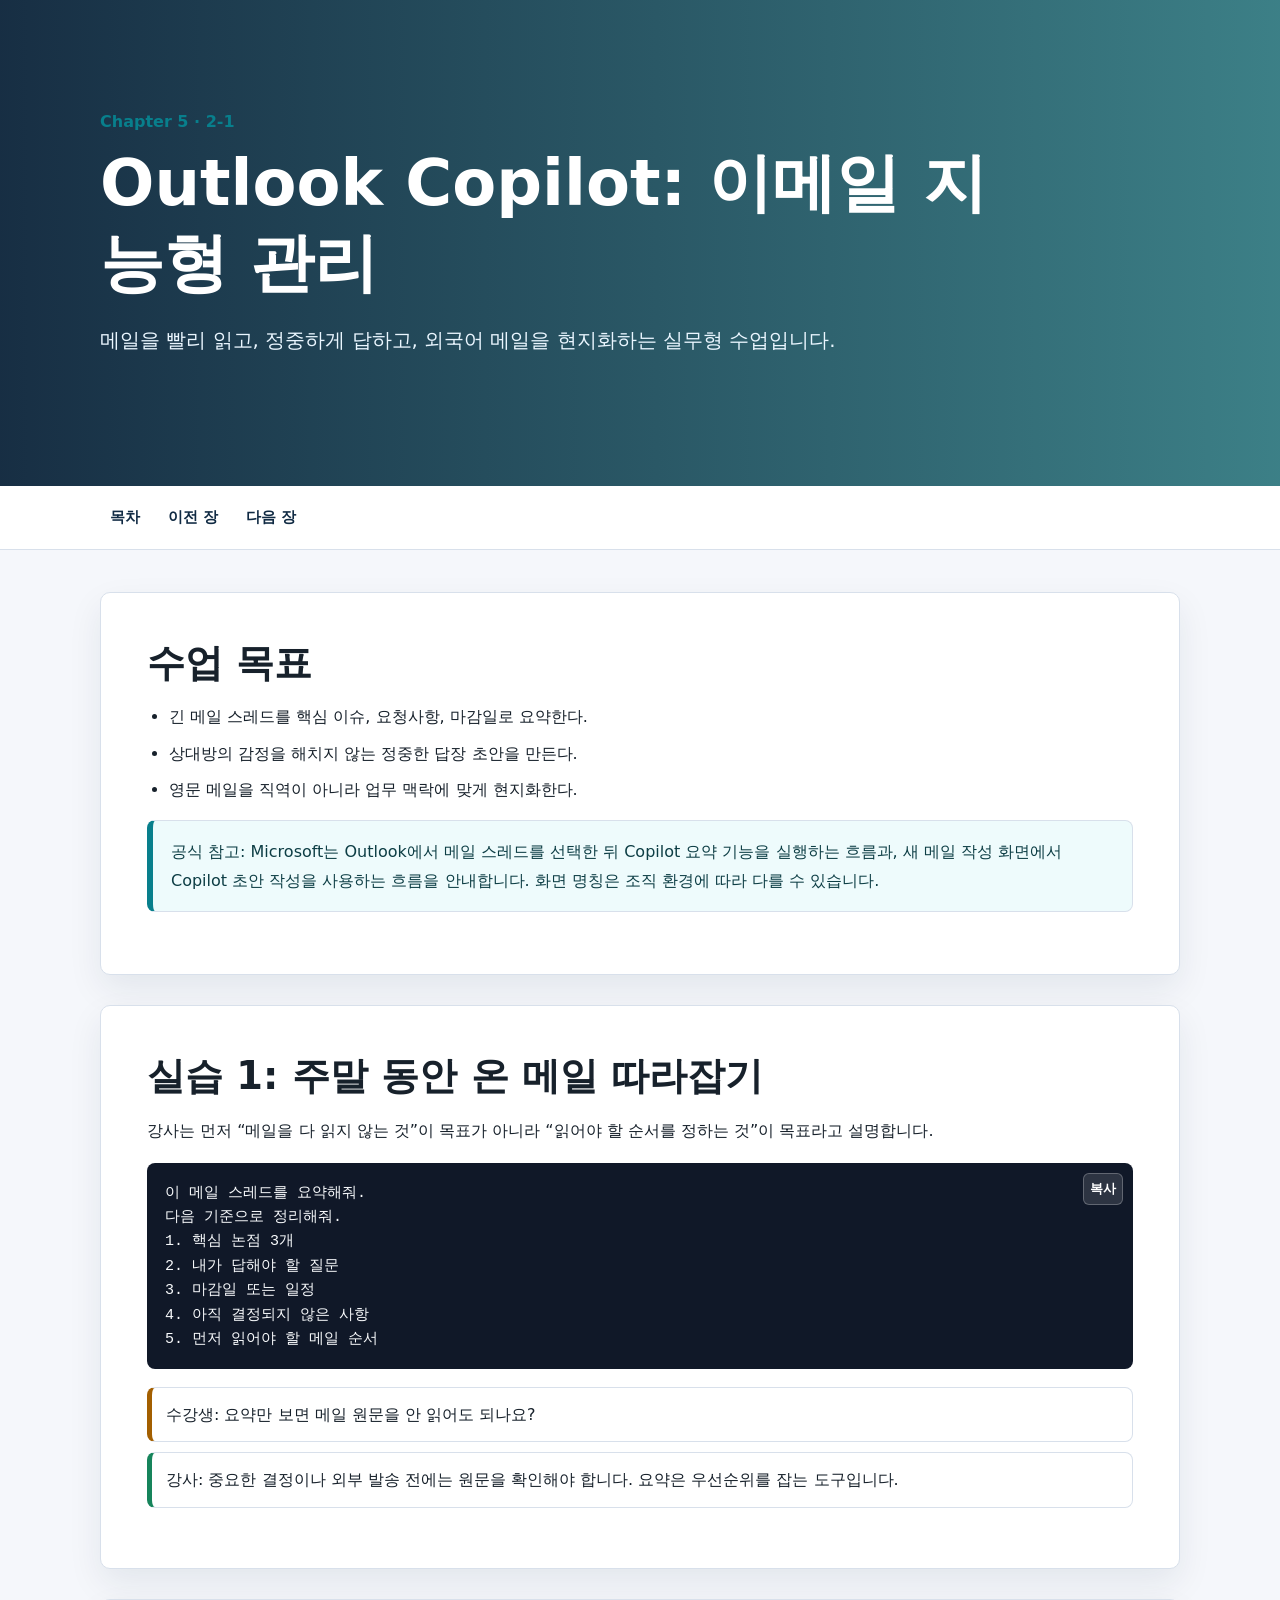
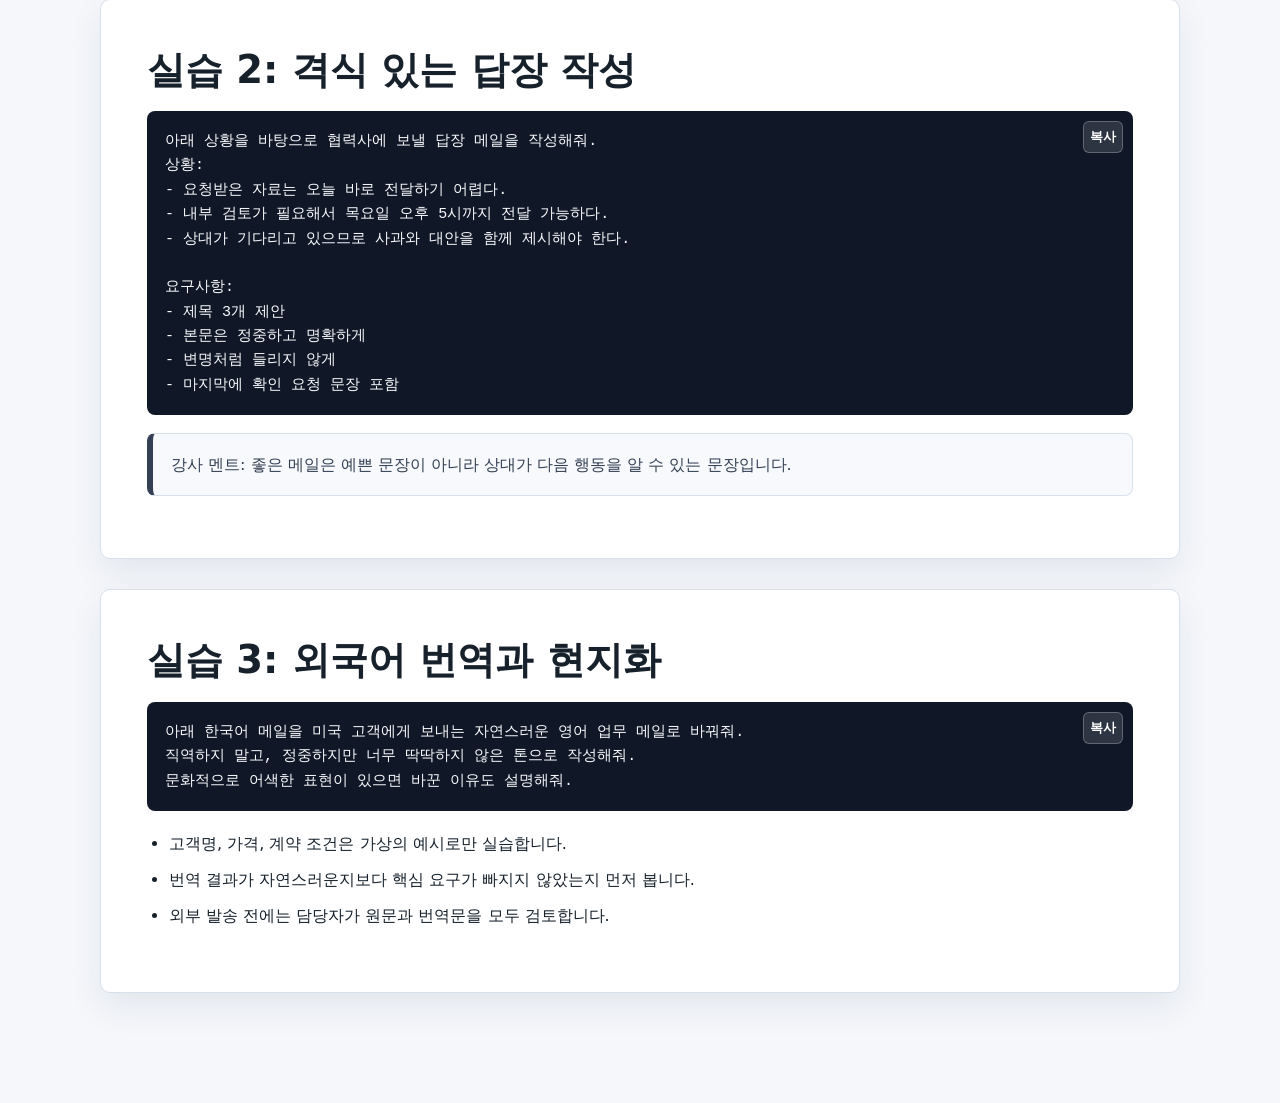
<file: chapter5.html>
<!doctype html>
<html lang="ko">
<head><meta charset="utf-8"><meta name="viewport" content="width=device-width, initial-scale=1"><title>Chapter 5. Outlook Copilot</title><link rel="stylesheet" href="styles.css"><script defer src="script.js"></script></head>
<body>
  <header class="hero"><div class="wrap"><div class="kicker">Chapter 5 · 2-1</div><h1>Outlook Copilot: 이메일 지능형 관리</h1><p>메일을 빨리 읽고, 정중하게 답하고, 외국어 메일을 현지화하는 실무형 수업입니다.</p></div></header>
  <nav class="topnav"><div class="wrap"><a href="index.html">목차</a><a href="chapter4.html">이전 장</a><a href="chapter6.html">다음 장</a></div></nav>
  <main class="wrap">
    <section class="section"><h2>수업 목표</h2><ul class="checklist"><li>긴 메일 스레드를 핵심 이슈, 요청사항, 마감일로 요약한다.</li><li>상대방의 감정을 해치지 않는 정중한 답장 초안을 만든다.</li><li>영문 메일을 직역이 아니라 업무 맥락에 맞게 현지화한다.</li></ul><div class="box">공식 참고: Microsoft는 Outlook에서 메일 스레드를 선택한 뒤 Copilot 요약 기능을 실행하는 흐름과, 새 메일 작성 화면에서 Copilot 초안 작성을 사용하는 흐름을 안내합니다. 화면 명칭은 조직 환경에 따라 다를 수 있습니다.</div></section>
    <section class="section"><h2>실습 1: 주말 동안 온 메일 따라잡기</h2><p>강사는 먼저 “메일을 다 읽지 않는 것”이 목표가 아니라 “읽어야 할 순서를 정하는 것”이 목표라고 설명합니다.</p><div class="prompt"><pre>이 메일 스레드를 요약해줘.
다음 기준으로 정리해줘.
1. 핵심 논점 3개
2. 내가 답해야 할 질문
3. 마감일 또는 일정
4. 아직 결정되지 않은 사항
5. 먼저 읽어야 할 메일 순서</pre></div><div class="dialogue"><div class="turn student">수강생: 요약만 보면 메일 원문을 안 읽어도 되나요?</div><div class="turn teacher-turn">강사: 중요한 결정이나 외부 발송 전에는 원문을 확인해야 합니다. 요약은 우선순위를 잡는 도구입니다.</div></div></section>
    <section class="section"><h2>실습 2: 격식 있는 답장 작성</h2><div class="prompt"><pre>아래 상황을 바탕으로 협력사에 보낼 답장 메일을 작성해줘.
상황:
- 요청받은 자료는 오늘 바로 전달하기 어렵다.
- 내부 검토가 필요해서 목요일 오후 5시까지 전달 가능하다.
- 상대가 기다리고 있으므로 사과와 대안을 함께 제시해야 한다.

요구사항:
- 제목 3개 제안
- 본문은 정중하고 명확하게
- 변명처럼 들리지 않게
- 마지막에 확인 요청 문장 포함</pre></div><div class="box teacher">강사 멘트: 좋은 메일은 예쁜 문장이 아니라 상대가 다음 행동을 알 수 있는 문장입니다.</div></section>
    <section class="section"><h2>실습 3: 외국어 번역과 현지화</h2><div class="prompt"><pre>아래 한국어 메일을 미국 고객에게 보내는 자연스러운 영어 업무 메일로 바꿔줘.
직역하지 말고, 정중하지만 너무 딱딱하지 않은 톤으로 작성해줘.
문화적으로 어색한 표현이 있으면 바꾼 이유도 설명해줘.</pre></div><ul class="checklist"><li>고객명, 가격, 계약 조건은 가상의 예시로만 실습합니다.</li><li>번역 결과가 자연스러운지보다 핵심 요구가 빠지지 않았는지 먼저 봅니다.</li><li>외부 발송 전에는 담당자가 원문과 번역문을 모두 검토합니다.</li></ul></section>
  </main>
</body>
</html>
</file>
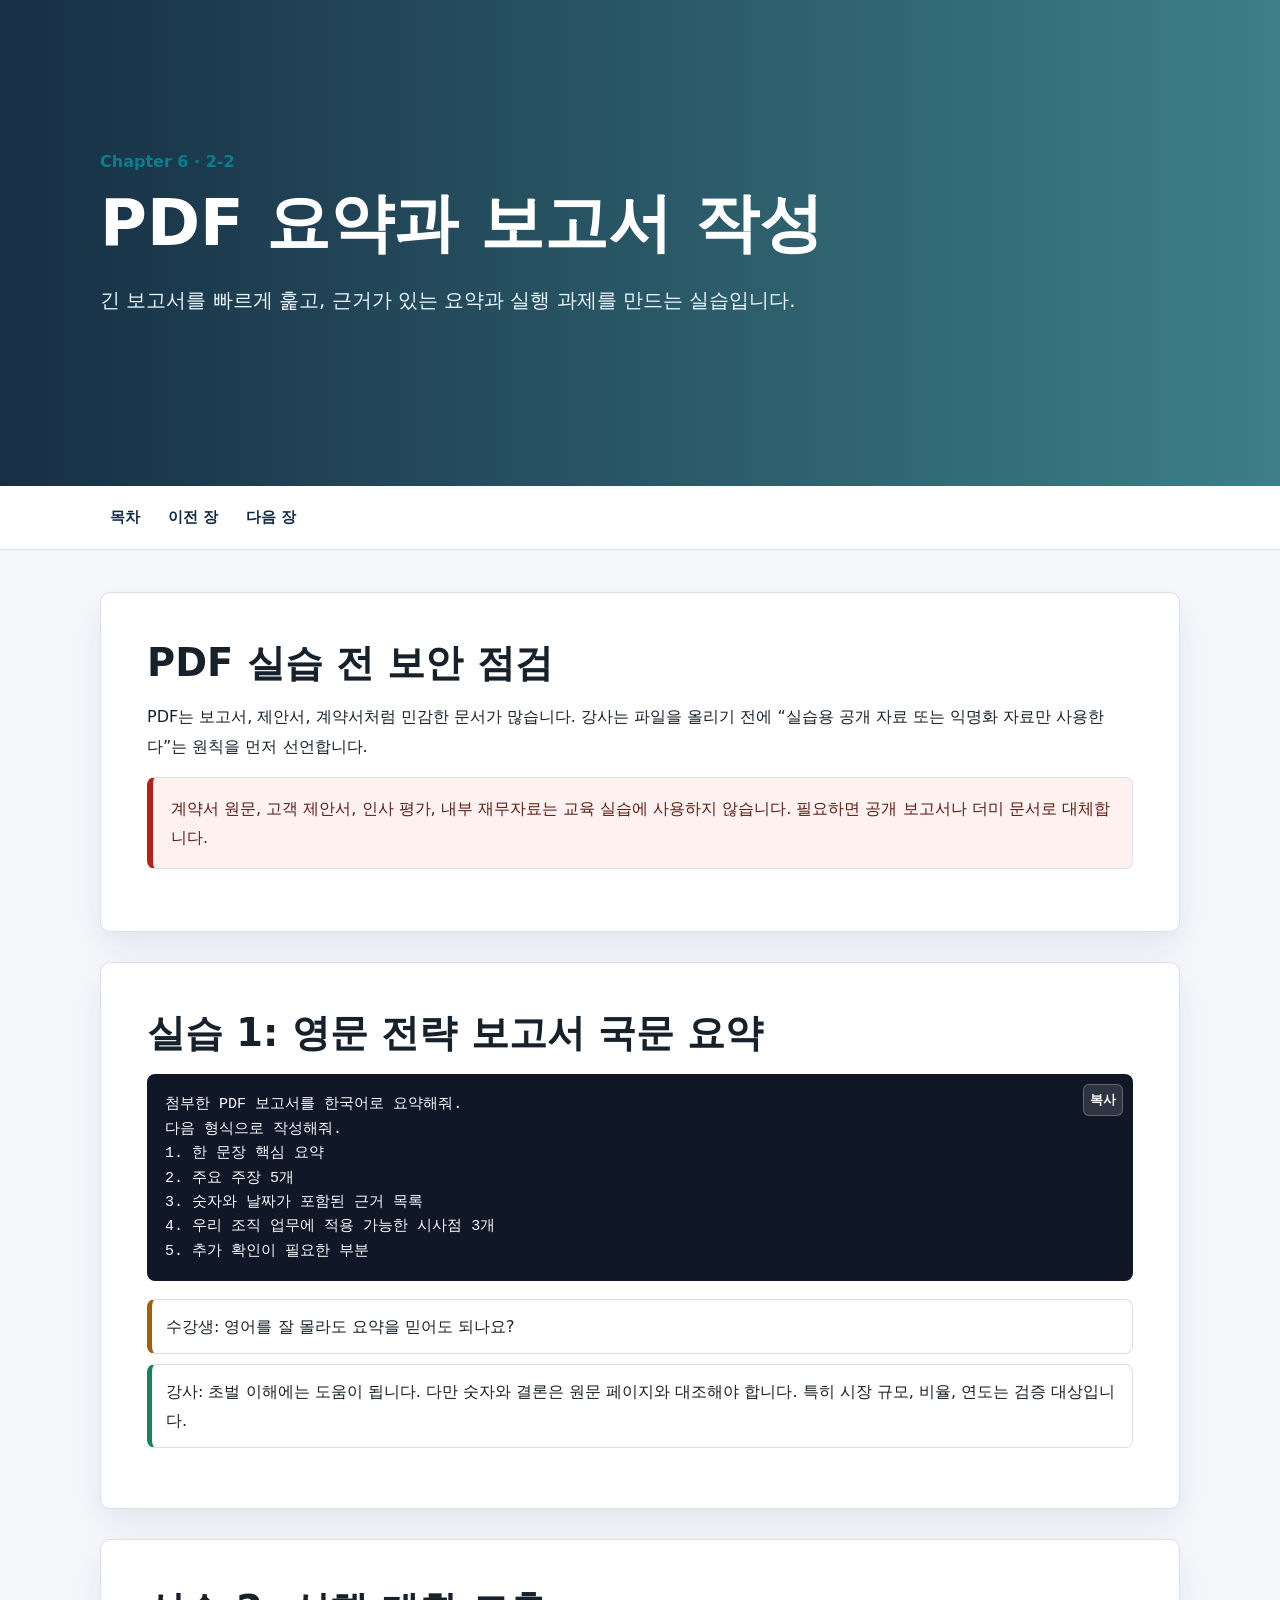
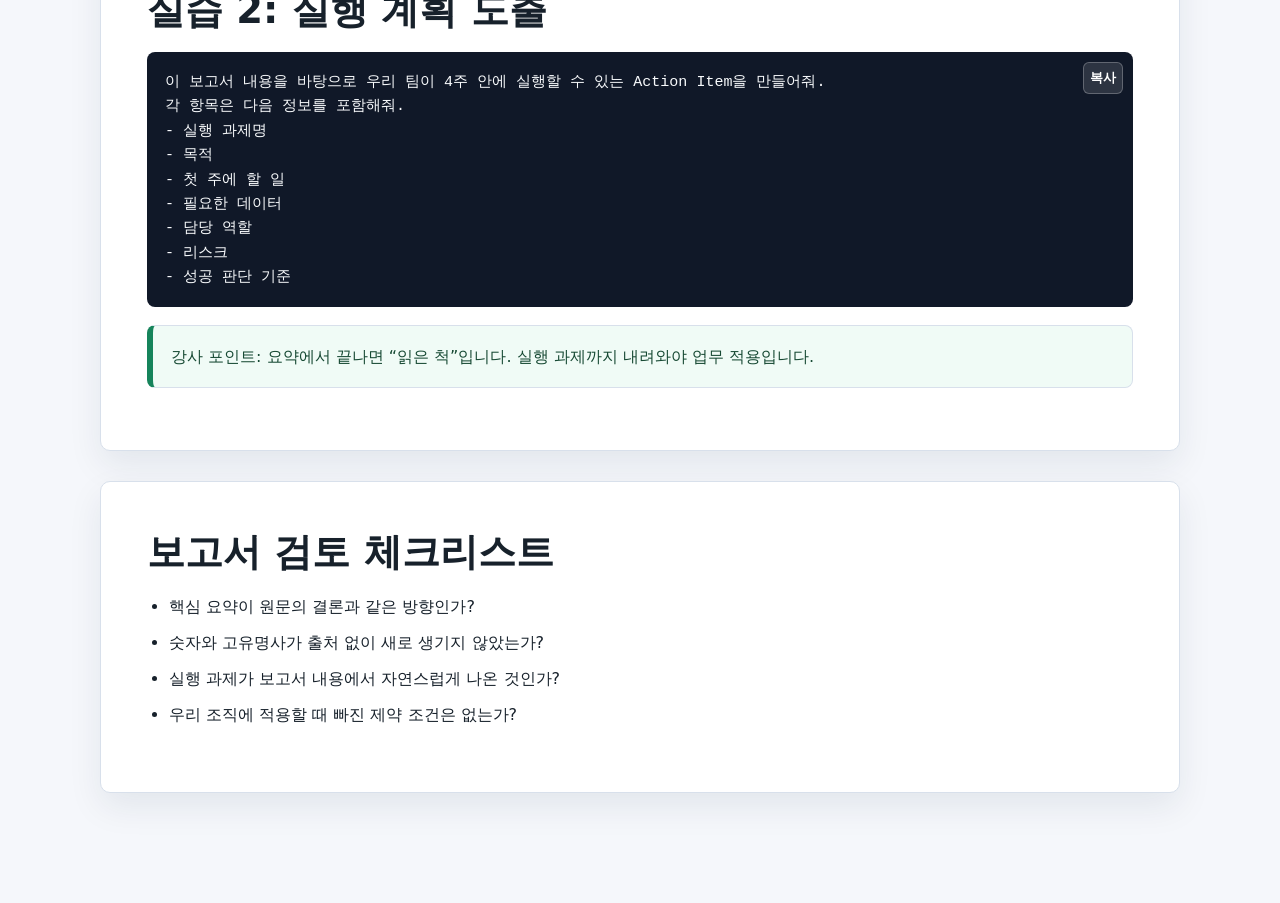
<file: chapter6.html>
<!doctype html>
<html lang="ko">
<head><meta charset="utf-8"><meta name="viewport" content="width=device-width, initial-scale=1"><title>Chapter 6. PDF 요약과 보고서</title><link rel="stylesheet" href="styles.css"><script defer src="script.js"></script></head>
<body>
  <header class="hero"><div class="wrap"><div class="kicker">Chapter 6 · 2-2</div><h1>PDF 요약과 보고서 작성</h1><p>긴 보고서를 빠르게 훑고, 근거가 있는 요약과 실행 과제를 만드는 실습입니다.</p></div></header>
  <nav class="topnav"><div class="wrap"><a href="index.html">목차</a><a href="chapter5.html">이전 장</a><a href="chapter7.html">다음 장</a></div></nav>
  <main class="wrap">
    <section class="section"><h2>PDF 실습 전 보안 점검</h2><p>PDF는 보고서, 제안서, 계약서처럼 민감한 문서가 많습니다. 강사는 파일을 올리기 전에 “실습용 공개 자료 또는 익명화 자료만 사용한다”는 원칙을 먼저 선언합니다.</p><div class="box danger">계약서 원문, 고객 제안서, 인사 평가, 내부 재무자료는 교육 실습에 사용하지 않습니다. 필요하면 공개 보고서나 더미 문서로 대체합니다.</div></section>
    <section class="section"><h2>실습 1: 영문 전략 보고서 국문 요약</h2><div class="prompt"><pre>첨부한 PDF 보고서를 한국어로 요약해줘.
다음 형식으로 작성해줘.
1. 한 문장 핵심 요약
2. 주요 주장 5개
3. 숫자와 날짜가 포함된 근거 목록
4. 우리 조직 업무에 적용 가능한 시사점 3개
5. 추가 확인이 필요한 부분</pre></div><div class="dialogue"><div class="turn student">수강생: 영어를 잘 몰라도 요약을 믿어도 되나요?</div><div class="turn teacher-turn">강사: 초벌 이해에는 도움이 됩니다. 다만 숫자와 결론은 원문 페이지와 대조해야 합니다. 특히 시장 규모, 비율, 연도는 검증 대상입니다.</div></div></section>
    <section class="section"><h2>실습 2: 실행 계획 도출</h2><div class="prompt"><pre>이 보고서 내용을 바탕으로 우리 팀이 4주 안에 실행할 수 있는 Action Item을 만들어줘.
각 항목은 다음 정보를 포함해줘.
- 실행 과제명
- 목적
- 첫 주에 할 일
- 필요한 데이터
- 담당 역할
- 리스크
- 성공 판단 기준</pre></div><div class="box tip">강사 포인트: 요약에서 끝나면 “읽은 척”입니다. 실행 과제까지 내려와야 업무 적용입니다.</div></section>
    <section class="section"><h2>보고서 검토 체크리스트</h2><ul class="checklist"><li>핵심 요약이 원문의 결론과 같은 방향인가?</li><li>숫자와 고유명사가 출처 없이 새로 생기지 않았는가?</li><li>실행 과제가 보고서 내용에서 자연스럽게 나온 것인가?</li><li>우리 조직에 적용할 때 빠진 제약 조건은 없는가?</li></ul></section>
  </main>
</body>
</html>
</file>
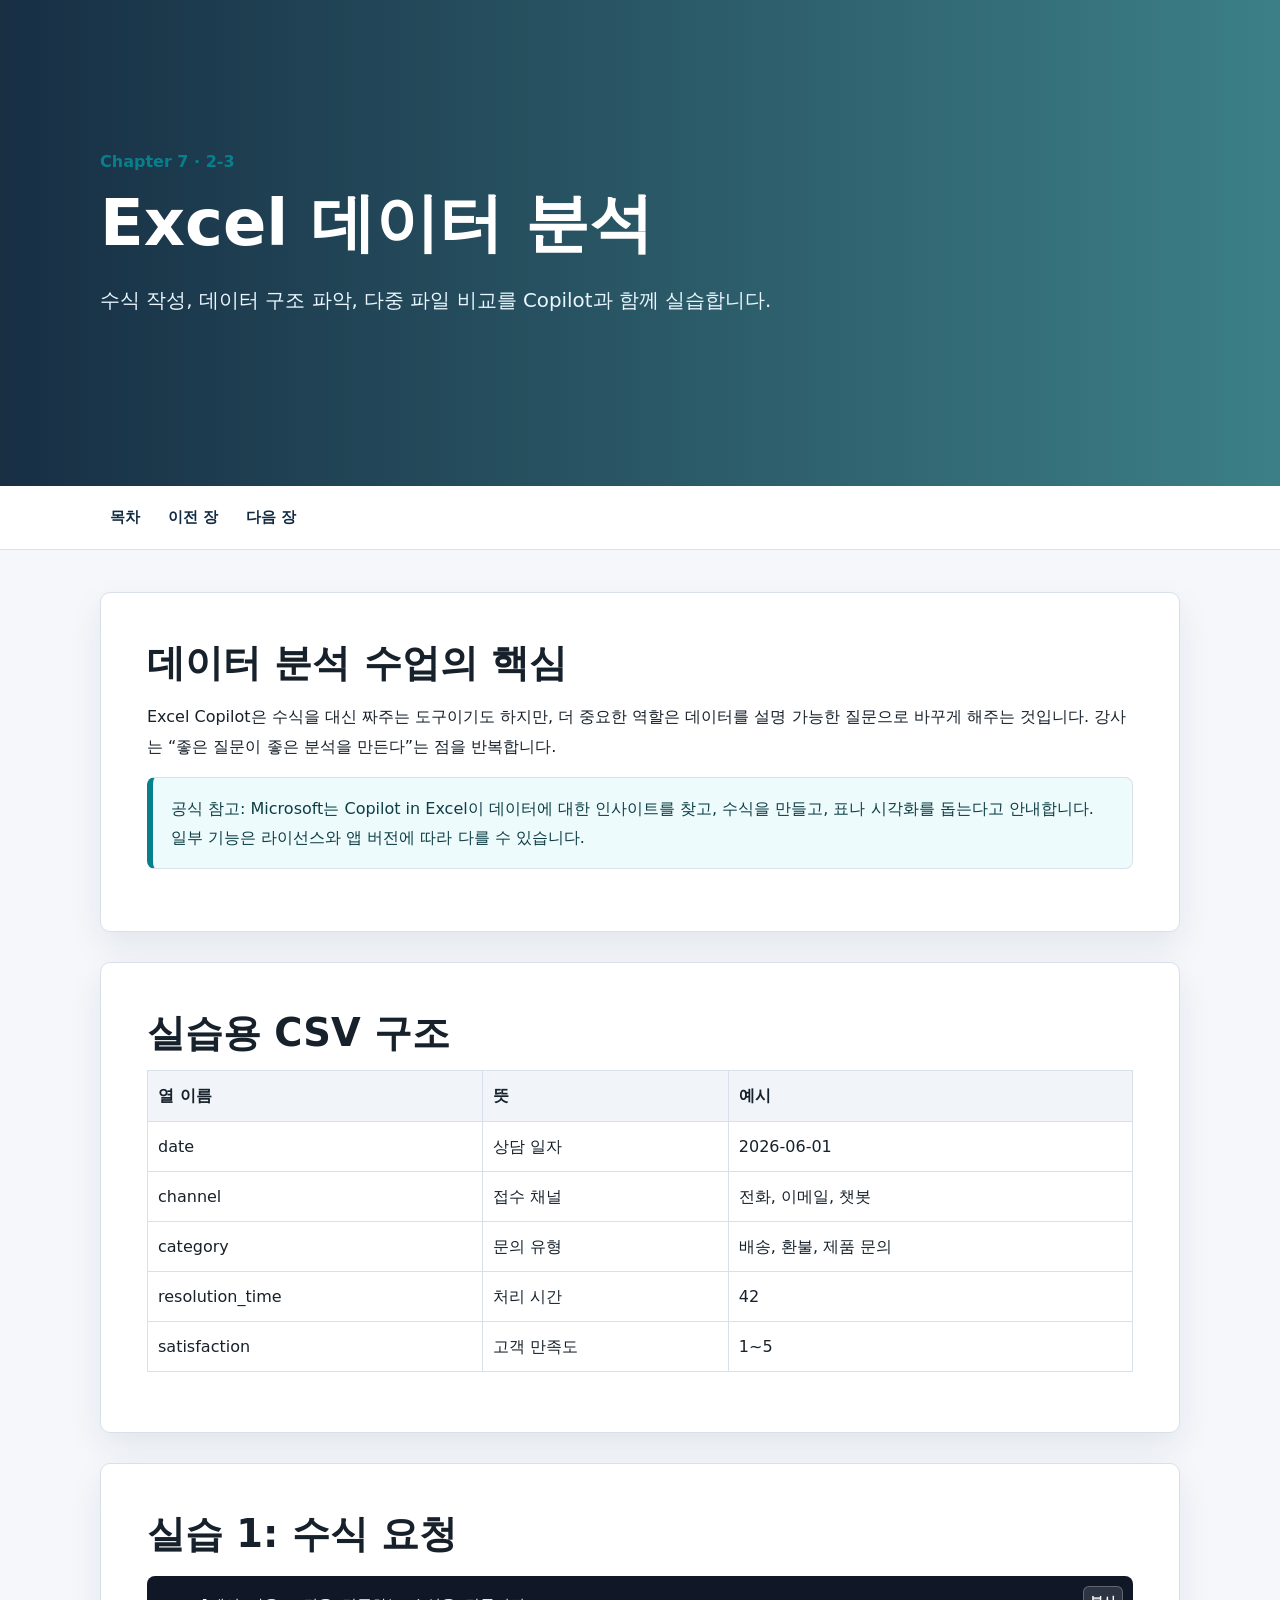
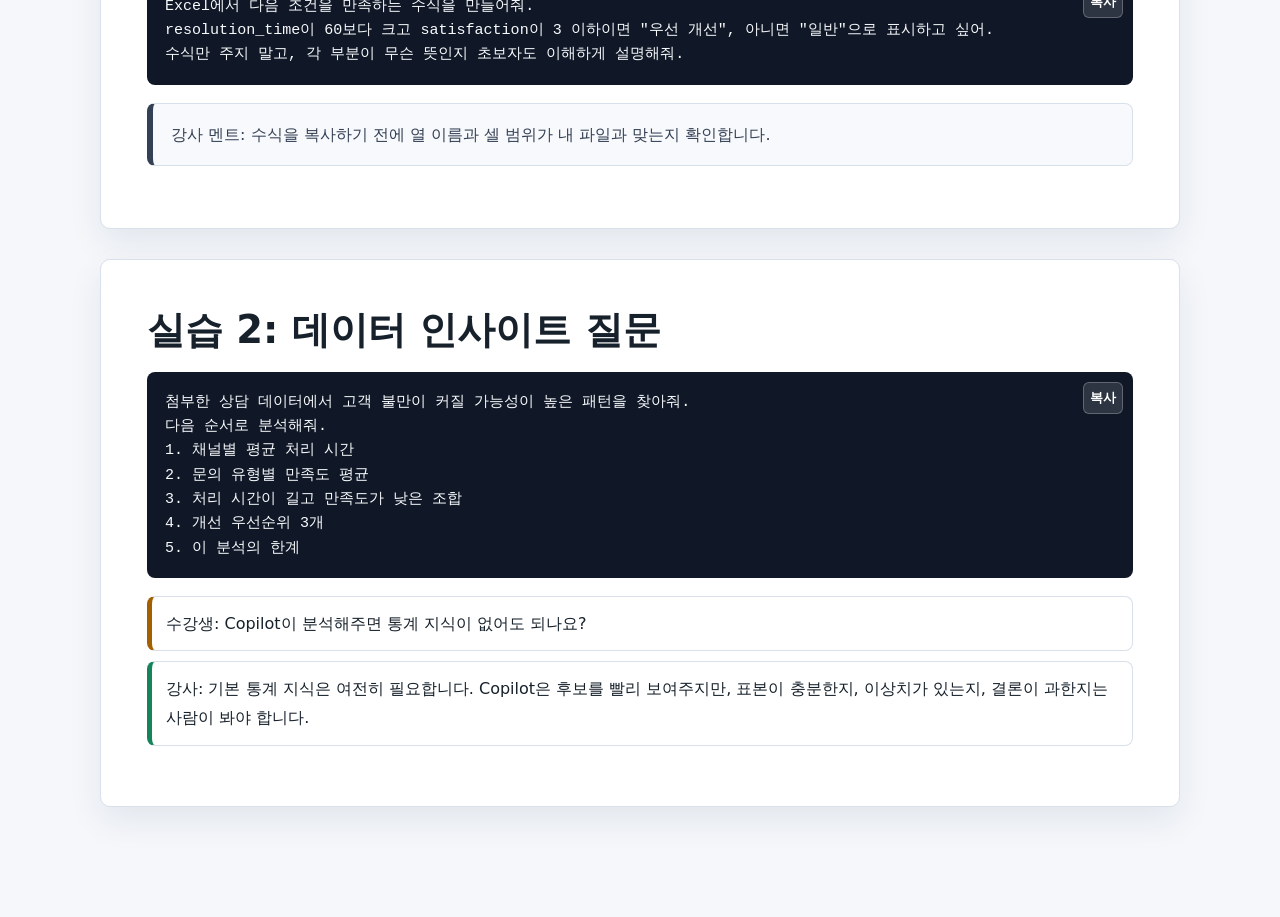
<file: chapter7.html>
<!doctype html>
<html lang="ko">
<head><meta charset="utf-8"><meta name="viewport" content="width=device-width, initial-scale=1"><title>Chapter 7. Excel 데이터 분석</title><link rel="stylesheet" href="styles.css"><script defer src="script.js"></script></head>
<body>
  <header class="hero"><div class="wrap"><div class="kicker">Chapter 7 · 2-3</div><h1>Excel 데이터 분석</h1><p>수식 작성, 데이터 구조 파악, 다중 파일 비교를 Copilot과 함께 실습합니다.</p></div></header>
  <nav class="topnav"><div class="wrap"><a href="index.html">목차</a><a href="chapter6.html">이전 장</a><a href="chapter8.html">다음 장</a></div></nav>
  <main class="wrap">
    <section class="section"><h2>데이터 분석 수업의 핵심</h2><p>Excel Copilot은 수식을 대신 짜주는 도구이기도 하지만, 더 중요한 역할은 데이터를 설명 가능한 질문으로 바꾸게 해주는 것입니다. 강사는 “좋은 질문이 좋은 분석을 만든다”는 점을 반복합니다.</p><div class="box">공식 참고: Microsoft는 Copilot in Excel이 데이터에 대한 인사이트를 찾고, 수식을 만들고, 표나 시각화를 돕는다고 안내합니다. 일부 기능은 라이선스와 앱 버전에 따라 다를 수 있습니다.</div></section>
    <section class="section"><h2>실습용 CSV 구조</h2><table><tr><th>열 이름</th><th>뜻</th><th>예시</th></tr><tr><td>date</td><td>상담 일자</td><td>2026-06-01</td></tr><tr><td>channel</td><td>접수 채널</td><td>전화, 이메일, 챗봇</td></tr><tr><td>category</td><td>문의 유형</td><td>배송, 환불, 제품 문의</td></tr><tr><td>resolution_time</td><td>처리 시간</td><td>42</td></tr><tr><td>satisfaction</td><td>고객 만족도</td><td>1~5</td></tr></table></section>
    <section class="section"><h2>실습 1: 수식 요청</h2><div class="prompt"><pre>Excel에서 다음 조건을 만족하는 수식을 만들어줘.
resolution_time이 60보다 크고 satisfaction이 3 이하이면 "우선 개선", 아니면 "일반"으로 표시하고 싶어.
수식만 주지 말고, 각 부분이 무슨 뜻인지 초보자도 이해하게 설명해줘.</pre></div><div class="box teacher">강사 멘트: 수식을 복사하기 전에 열 이름과 셀 범위가 내 파일과 맞는지 확인합니다.</div></section>
    <section class="section"><h2>실습 2: 데이터 인사이트 질문</h2><div class="prompt"><pre>첨부한 상담 데이터에서 고객 불만이 커질 가능성이 높은 패턴을 찾아줘.
다음 순서로 분석해줘.
1. 채널별 평균 처리 시간
2. 문의 유형별 만족도 평균
3. 처리 시간이 길고 만족도가 낮은 조합
4. 개선 우선순위 3개
5. 이 분석의 한계</pre></div><div class="dialogue"><div class="turn student">수강생: Copilot이 분석해주면 통계 지식이 없어도 되나요?</div><div class="turn teacher-turn">강사: 기본 통계 지식은 여전히 필요합니다. Copilot은 후보를 빨리 보여주지만, 표본이 충분한지, 이상치가 있는지, 결론이 과한지는 사람이 봐야 합니다.</div></div></section>
  </main>
</body>
</html>
</file>
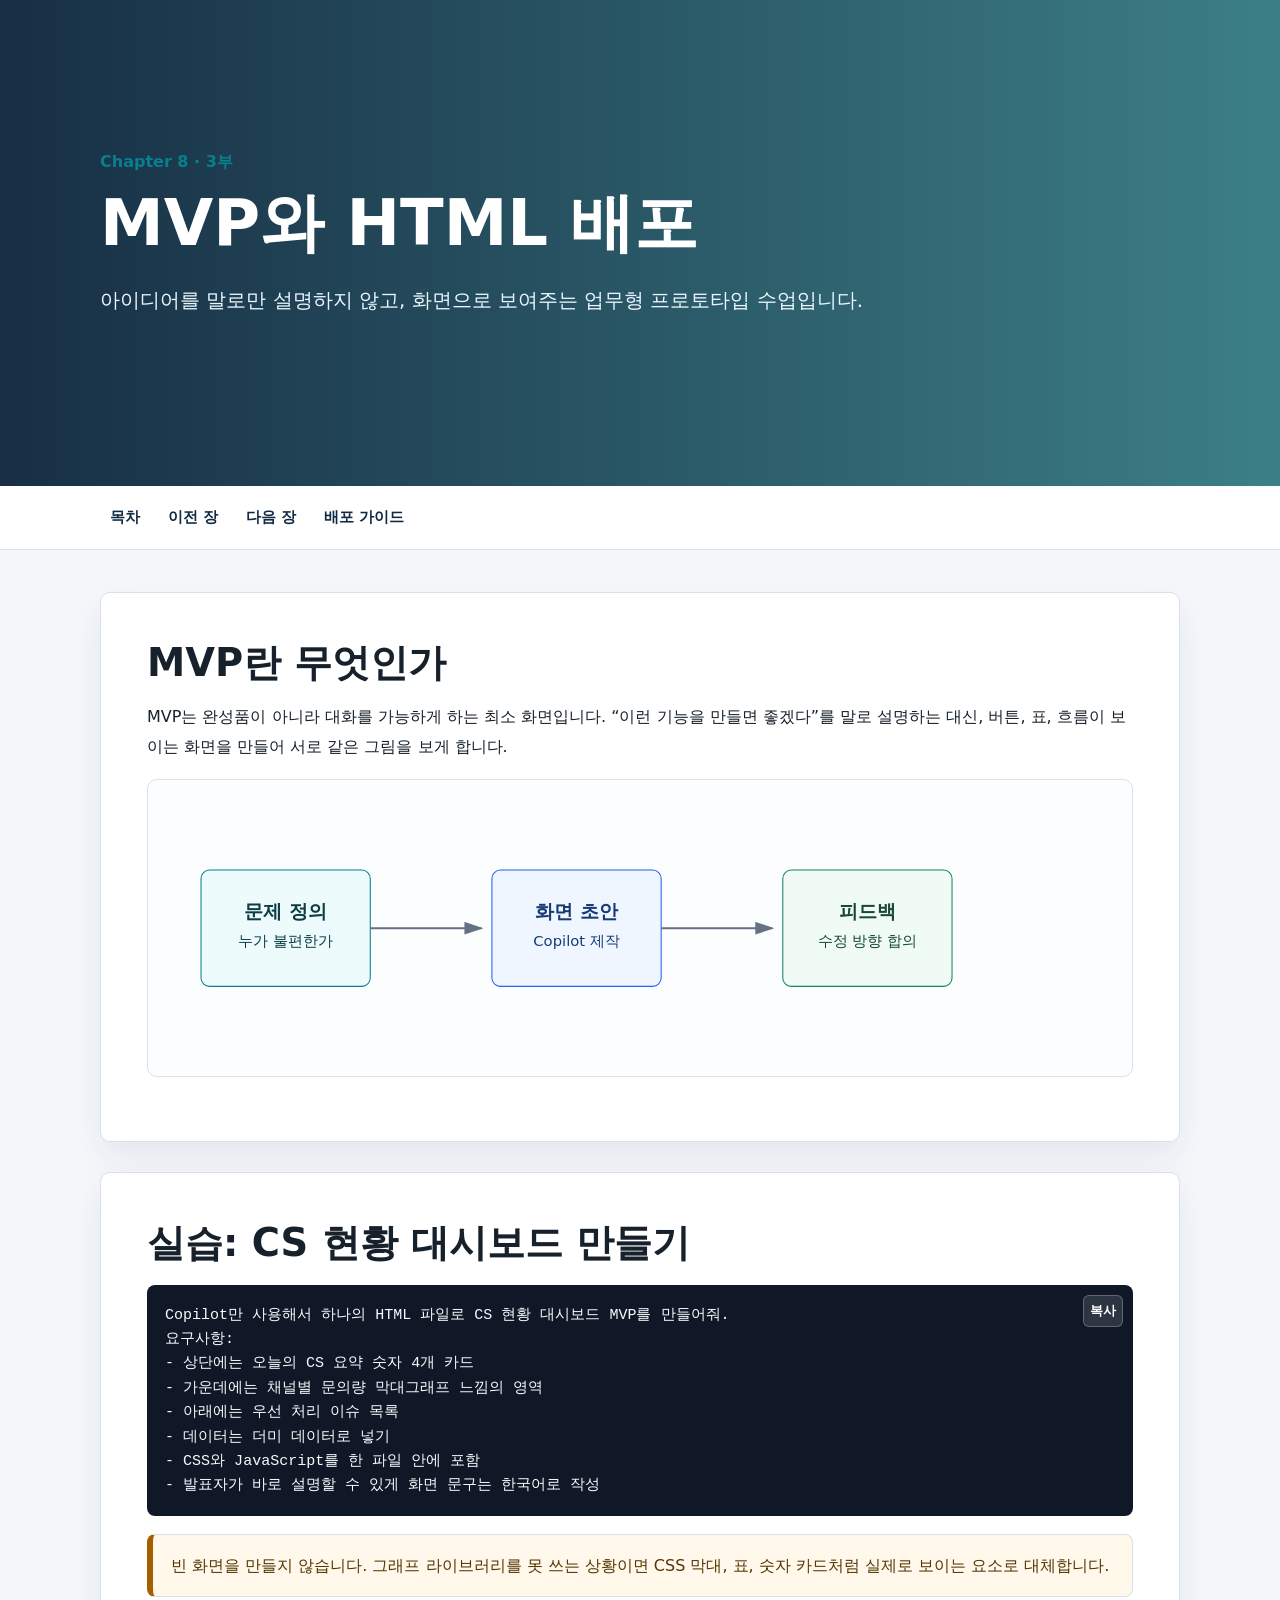
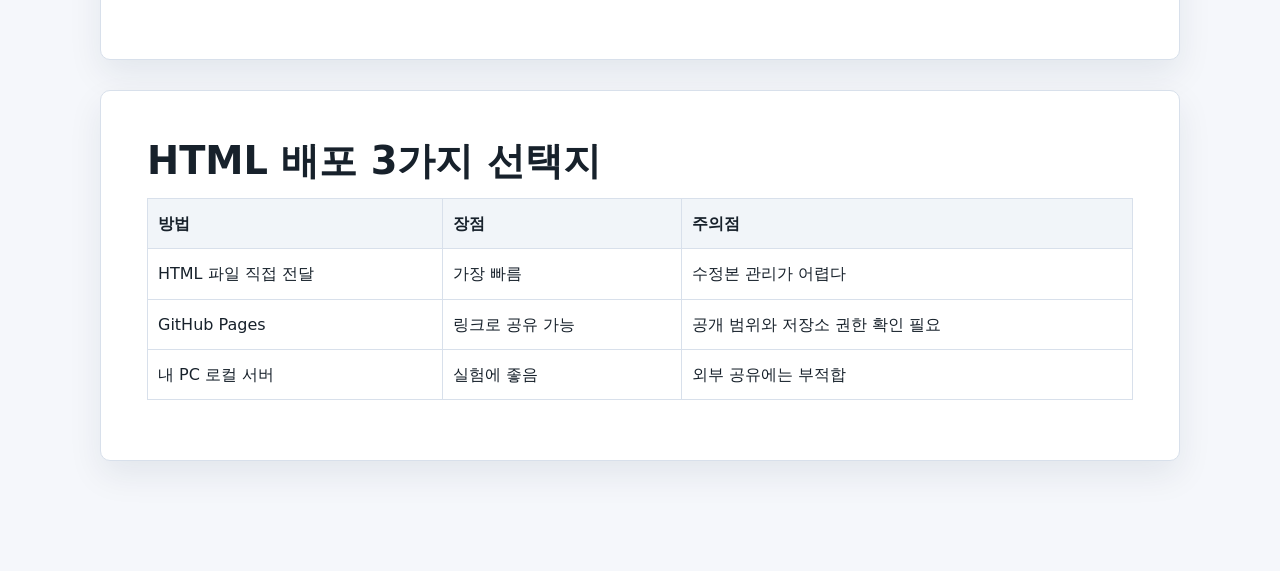
<file: chapter8.html>
<!doctype html>
<html lang="ko">
<head><meta charset="utf-8"><meta name="viewport" content="width=device-width, initial-scale=1"><title>Chapter 8. MVP와 HTML 배포</title><link rel="stylesheet" href="styles.css"><script defer src="script.js"></script></head>
<body>
  <header class="hero"><div class="wrap"><div class="kicker">Chapter 8 · 3부</div><h1>MVP와 HTML 배포</h1><p>아이디어를 말로만 설명하지 않고, 화면으로 보여주는 업무형 프로토타입 수업입니다.</p></div></header>
  <nav class="topnav"><div class="wrap"><a href="index.html">목차</a><a href="chapter7.html">이전 장</a><a href="chapter9.html">다음 장</a><a href="github-pages-guide.html">배포 가이드</a></div></nav>
  <main class="wrap">
    <section class="section">
      <h2>MVP란 무엇인가</h2>
      <p>MVP는 완성품이 아니라 대화를 가능하게 하는 최소 화면입니다. “이런 기능을 만들면 좋겠다”를 말로 설명하는 대신, 버튼, 표, 흐름이 보이는 화면을 만들어 서로 같은 그림을 보게 합니다.</p>
      <div class="diagram">
        <svg viewBox="0 0 900 250">
          <defs><marker id="arrow8" markerWidth="10" markerHeight="10" refX="8" refY="3" orient="auto"><path d="M0,0 L0,6 L9,3 z" fill="#667085"/></marker></defs>
          <rect x="35" y="70" width="160" height="110" rx="8" fill="#eefbfc" stroke="#087f8c"/><text x="115" y="115" text-anchor="middle" font-size="18" font-weight="700" fill="#0d3e45">문제 정의</text><text x="115" y="142" text-anchor="middle" font-size="14" fill="#0d3e45">누가 불편한가</text>
          <path d="M195 125 H300" stroke="#667085" stroke-width="2" marker-end="url(#arrow8)"/>
          <rect x="310" y="70" width="160" height="110" rx="8" fill="#eff6ff" stroke="#2563eb"/><text x="390" y="115" text-anchor="middle" font-size="18" font-weight="700" fill="#173b76">화면 초안</text><text x="390" y="142" text-anchor="middle" font-size="14" fill="#173b76">Copilot 제작</text>
          <path d="M470 125 H575" stroke="#667085" stroke-width="2" marker-end="url(#arrow8)"/>
          <rect x="585" y="70" width="160" height="110" rx="8" fill="#f0fbf6" stroke="#16845b"/><text x="665" y="115" text-anchor="middle" font-size="18" font-weight="700" fill="#174a34">피드백</text><text x="665" y="142" text-anchor="middle" font-size="14" fill="#174a34">수정 방향 합의</text>
        </svg>
      </div>
    </section>
    <section class="section"><h2>실습: CS 현황 대시보드 만들기</h2><div class="prompt"><pre>Copilot만 사용해서 하나의 HTML 파일로 CS 현황 대시보드 MVP를 만들어줘.
요구사항:
- 상단에는 오늘의 CS 요약 숫자 4개 카드
- 가운데에는 채널별 문의량 막대그래프 느낌의 영역
- 아래에는 우선 처리 이슈 목록
- 데이터는 더미 데이터로 넣기
- CSS와 JavaScript를 한 파일 안에 포함
- 발표자가 바로 설명할 수 있게 화면 문구는 한국어로 작성</pre></div><div class="box warn">빈 화면을 만들지 않습니다. 그래프 라이브러리를 못 쓰는 상황이면 CSS 막대, 표, 숫자 카드처럼 실제로 보이는 요소로 대체합니다.</div></section>
    <section class="section"><h2>HTML 배포 3가지 선택지</h2><table><tr><th>방법</th><th>장점</th><th>주의점</th></tr><tr><td>HTML 파일 직접 전달</td><td>가장 빠름</td><td>수정본 관리가 어렵다</td></tr><tr><td>GitHub Pages</td><td>링크로 공유 가능</td><td>공개 범위와 저장소 권한 확인 필요</td></tr><tr><td>내 PC 로컬 서버</td><td>실험에 좋음</td><td>외부 공유에는 부적합</td></tr></table></section>
  </main>
</body>
</html>
</file>
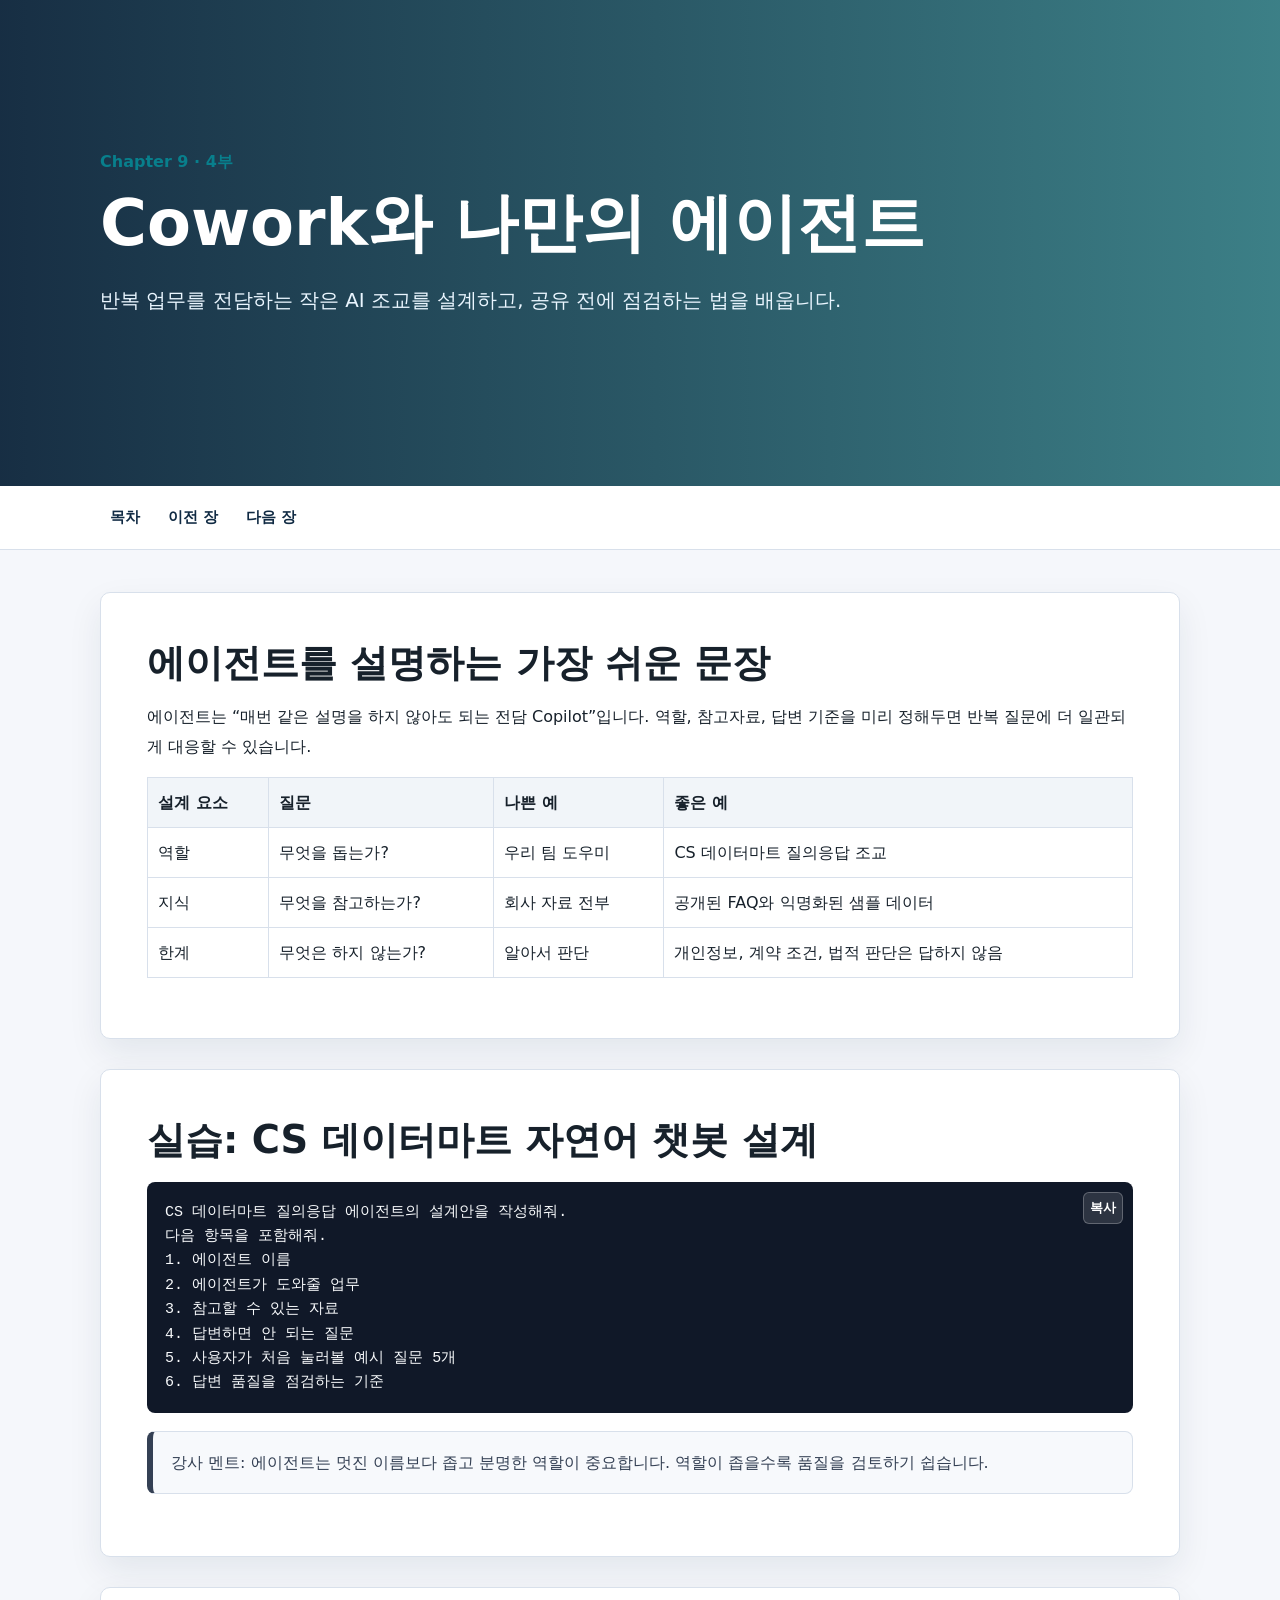
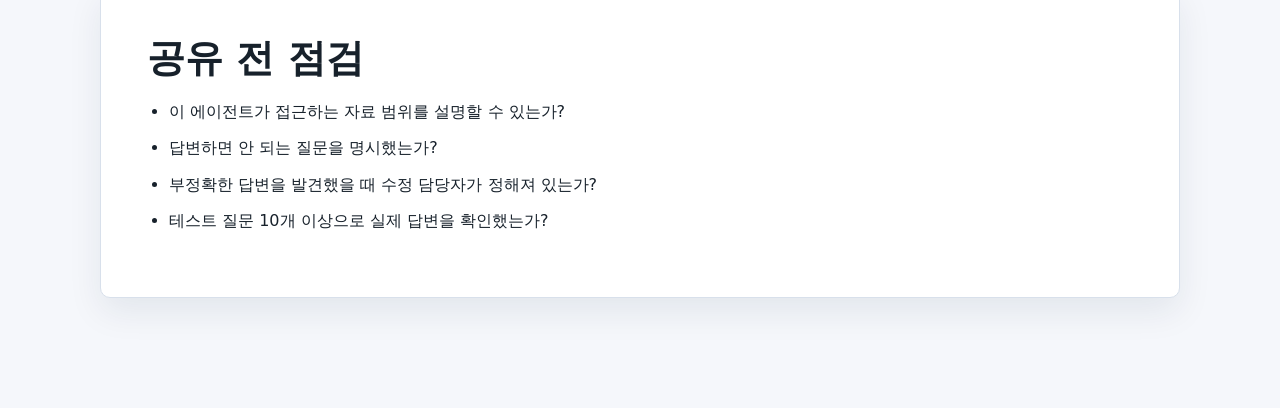
<file: chapter9.html>
<!doctype html>
<html lang="ko">
<head><meta charset="utf-8"><meta name="viewport" content="width=device-width, initial-scale=1"><title>Chapter 9. Cowork와 에이전트</title><link rel="stylesheet" href="styles.css"><script defer src="script.js"></script></head>
<body>
  <header class="hero"><div class="wrap"><div class="kicker">Chapter 9 · 4부</div><h1>Cowork와 나만의 에이전트</h1><p>반복 업무를 전담하는 작은 AI 조교를 설계하고, 공유 전에 점검하는 법을 배웁니다.</p></div></header>
  <nav class="topnav"><div class="wrap"><a href="index.html">목차</a><a href="chapter8.html">이전 장</a><a href="chapter10.html">다음 장</a></div></nav>
  <main class="wrap">
    <section class="section"><h2>에이전트를 설명하는 가장 쉬운 문장</h2><p>에이전트는 “매번 같은 설명을 하지 않아도 되는 전담 Copilot”입니다. 역할, 참고자료, 답변 기준을 미리 정해두면 반복 질문에 더 일관되게 대응할 수 있습니다.</p><table><tr><th>설계 요소</th><th>질문</th><th>나쁜 예</th><th>좋은 예</th></tr><tr><td>역할</td><td>무엇을 돕는가?</td><td>우리 팀 도우미</td><td>CS 데이터마트 질의응답 조교</td></tr><tr><td>지식</td><td>무엇을 참고하는가?</td><td>회사 자료 전부</td><td>공개된 FAQ와 익명화된 샘플 데이터</td></tr><tr><td>한계</td><td>무엇은 하지 않는가?</td><td>알아서 판단</td><td>개인정보, 계약 조건, 법적 판단은 답하지 않음</td></tr></table></section>
    <section class="section"><h2>실습: CS 데이터마트 자연어 챗봇 설계</h2><div class="prompt"><pre>CS 데이터마트 질의응답 에이전트의 설계안을 작성해줘.
다음 항목을 포함해줘.
1. 에이전트 이름
2. 에이전트가 도와줄 업무
3. 참고할 수 있는 자료
4. 답변하면 안 되는 질문
5. 사용자가 처음 눌러볼 예시 질문 5개
6. 답변 품질을 점검하는 기준</pre></div><div class="box teacher">강사 멘트: 에이전트는 멋진 이름보다 좁고 분명한 역할이 중요합니다. 역할이 좁을수록 품질을 검토하기 쉽습니다.</div></section>
    <section class="section"><h2>공유 전 점검</h2><ul class="checklist"><li>이 에이전트가 접근하는 자료 범위를 설명할 수 있는가?</li><li>답변하면 안 되는 질문을 명시했는가?</li><li>부정확한 답변을 발견했을 때 수정 담당자가 정해져 있는가?</li><li>테스트 질문 10개 이상으로 실제 답변을 확인했는가?</li></ul></section>
  </main>
</body>
</html>
</file>
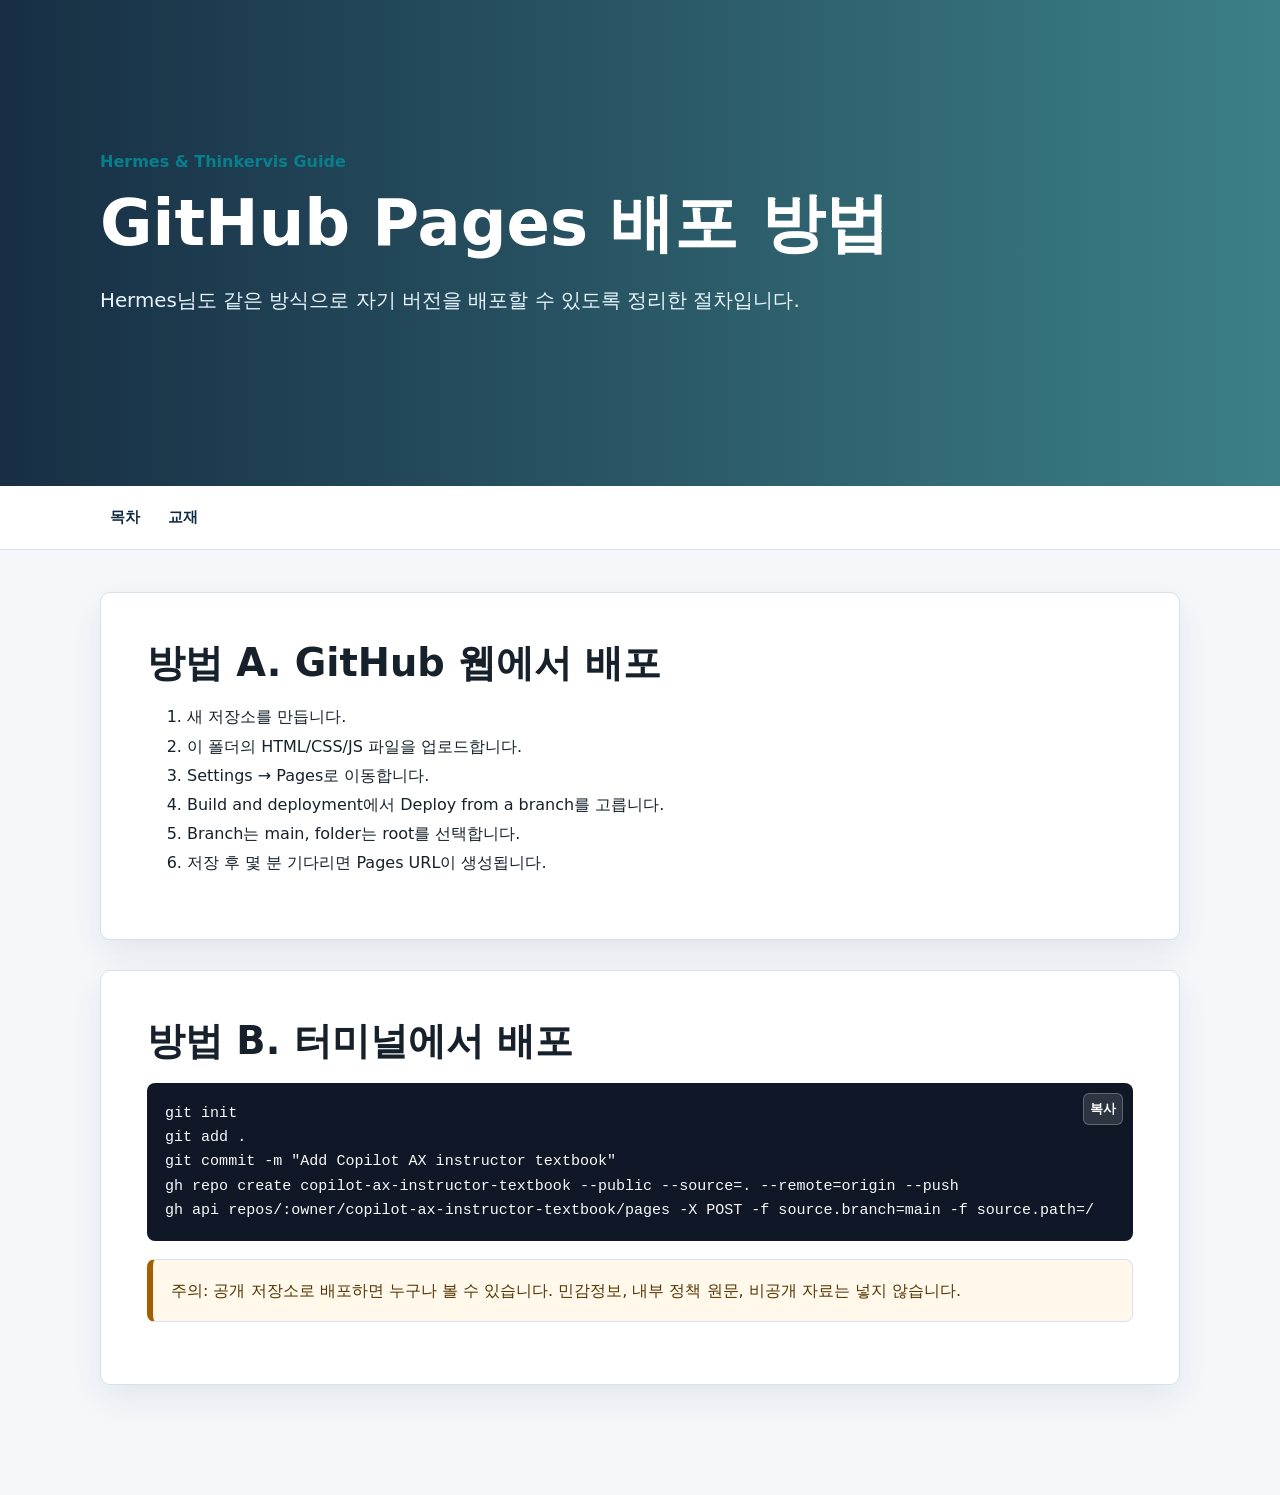
<file: github-pages-guide.html>
<!doctype html>
<html lang="ko">
<head><meta charset="utf-8"><meta name="viewport" content="width=device-width, initial-scale=1"><title>GitHub Pages 배포 가이드</title><link rel="stylesheet" href="styles.css"><script defer src="script.js"></script></head>
<body>
  <header class="hero"><div class="wrap"><div class="kicker">Hermes & Thinkervis Guide</div><h1>GitHub Pages 배포 방법</h1><p>Hermes님도 같은 방식으로 자기 버전을 배포할 수 있도록 정리한 절차입니다.</p></div></header>
  <nav class="topnav"><div class="wrap"><a href="index.html">목차</a><a href="chapter1.html">교재</a></div></nav>
  <main class="wrap">
    <section class="section"><h2>방법 A. GitHub 웹에서 배포</h2><ol><li>새 저장소를 만듭니다.</li><li>이 폴더의 HTML/CSS/JS 파일을 업로드합니다.</li><li>Settings → Pages로 이동합니다.</li><li>Build and deployment에서 Deploy from a branch를 고릅니다.</li><li>Branch는 main, folder는 root를 선택합니다.</li><li>저장 후 몇 분 기다리면 Pages URL이 생성됩니다.</li></ol></section>
    <section class="section"><h2>방법 B. 터미널에서 배포</h2><div class="prompt"><pre>git init
git add .
git commit -m "Add Copilot AX instructor textbook"
gh repo create copilot-ax-instructor-textbook --public --source=. --remote=origin --push
gh api repos/:owner/copilot-ax-instructor-textbook/pages -X POST -f source.branch=main -f source.path=/</pre></div><div class="box warn">주의: 공개 저장소로 배포하면 누구나 볼 수 있습니다. 민감정보, 내부 정책 원문, 비공개 자료는 넣지 않습니다.</div></section>
  </main>
</body>
</html>
</file>
<file: styles.css>
:root {
  --ink: #17212b;
  --muted: #5f6b7a;
  --bg: #f5f7fb;
  --paper: #ffffff;
  --line: #d8e0eb;
  --navy: #102a43;
  --teal: #087f8c;
  --blue: #2563eb;
  --green: #16845b;
  --amber: #a35f00;
  --red: #b42318;
}

* { box-sizing: border-box; }

body {
  margin: 0;
  background: var(--bg);
  color: var(--ink);
  font: 16px/1.82 system-ui, -apple-system, BlinkMacSystemFont, "Segoe UI", sans-serif;
  letter-spacing: 0;
}

a { color: var(--blue); text-decoration: none; }
a:hover { text-decoration: underline; }

.hero {
  color: white;
  min-height: 54vh;
  display: grid;
  align-items: center;
  padding: 56px 24px;
  background: linear-gradient(90deg, rgba(14,38,60,.96), rgba(8,94,102,.78));
}

.wrap { width: min(1080px, calc(100% - 32px)); margin: 0 auto; }

h1, h2, h3, h4 { margin: 0; line-height: 1.24; letter-spacing: 0; }
h1 { font-size: clamp(2.2rem, 5vw, 4.8rem); max-width: 940px; }
h2 { font-size: clamp(1.75rem, 3vw, 2.55rem); margin-bottom: 12px; }
h3 { font-size: 1.4rem; margin-top: 34px; margin-bottom: 10px; }
h4 { font-size: 1.08rem; margin-top: 22px; margin-bottom: 8px; }

.hero p { color: #eaf6ff; max-width: 860px; font-size: clamp(1.02rem, 2vw, 1.24rem); }

.topnav {
  position: sticky;
  top: 0;
  z-index: 20;
  border-bottom: 1px solid var(--line);
  background: rgba(255,255,255,.96);
  backdrop-filter: blur(12px);
}

.topnav .wrap {
  display: flex;
  flex-wrap: wrap;
  gap: 8px;
  padding: 10px 0;
}

.topnav a {
  color: var(--navy);
  font-weight: 800;
  font-size: .92rem;
  padding: 8px 10px;
  border-radius: 6px;
}

.topnav a:hover { background: #edf4fb; text-decoration: none; }

main { padding: 42px 0 80px; }

.section {
  background: var(--paper);
  border: 1px solid var(--line);
  border-radius: 10px;
  padding: clamp(24px, 4vw, 46px);
  margin-bottom: 30px;
  box-shadow: 0 14px 34px rgba(16,42,67,.08);
}

.kicker { color: var(--teal); font-weight: 900; margin-bottom: 8px; }
.lead { color: var(--muted); max-width: 880px; }

.grid { display: grid; grid-template-columns: repeat(12, 1fr); gap: 16px; }
.col-3 { grid-column: span 3; }
.col-4 { grid-column: span 4; }
.col-6 { grid-column: span 6; }
.col-8 { grid-column: span 8; }
.col-12 { grid-column: span 12; }

.card {
  min-height: 100%;
  border: 1px solid var(--line);
  border-radius: 8px;
  padding: 18px;
  background: white;
}

.chapter-card h3 { margin-top: 0; }

.module-label {
  display: inline-flex;
  align-items: center;
  gap: 6px;
  min-height: 28px;
  padding: 3px 9px;
  border: 1px solid var(--line);
  border-radius: 6px;
  background: #f8fafc;
  color: var(--muted);
  font-weight: 800;
  font-size: .82rem;
}

.lesson-list {
  display: grid;
  gap: 12px;
  margin: 18px 0;
}

.lesson {
  display: grid;
  grid-template-columns: 112px 1fr;
  gap: 16px;
  border: 1px solid var(--line);
  border-radius: 8px;
  padding: 14px;
  background: white;
}

.lesson strong { color: var(--navy); }

.mini {
  color: var(--muted);
  font-size: .94rem;
}

.checklist {
  padding-left: 22px;
}

.checklist li {
  margin: 7px 0;
}

.resource-list a {
  display: block;
  padding: 10px 12px;
  margin: 8px 0;
  border: 1px solid var(--line);
  border-radius: 8px;
  background: #fbfdff;
  font-weight: 800;
}

.box {
  border: 1px solid var(--line);
  border-left: 6px solid var(--teal);
  border-radius: 8px;
  padding: 16px 18px;
  margin: 16px 0;
  background: #eefbfc;
  color: #0d3e45;
}

.box.tip { border-left-color: var(--green); background: #f0fbf6; color: #174a34; }
.box.warn { border-left-color: var(--amber); background: #fff8eb; color: #553602; }
.box.danger { border-left-color: var(--red); background: #fff1ef; color: #5b1d16; }
.box.teacher { border-left-color: #344054; background: #f7f9fc; color: #344054; }

.prompt {
  position: relative;
  margin: 18px 0;
}

pre {
  white-space: pre-wrap;
  word-break: keep-all;
  overflow-wrap: anywhere;
  background: #101828;
  color: #f8fafc;
  border-radius: 8px;
  padding: 18px;
  line-height: 1.62;
  font-size: .94rem;
}

.copy-btn {
  position: absolute;
  top: 10px;
  right: 10px;
  min-height: 32px;
  border: 1px solid rgba(255,255,255,.25);
  border-radius: 6px;
  background: rgba(255,255,255,.12);
  color: white;
  font-weight: 800;
  cursor: pointer;
}

table { width: 100%; border-collapse: collapse; margin: 14px 0; }
th, td { border: 1px solid var(--line); padding: 10px; text-align: left; vertical-align: top; }
th { background: #f1f5f9; }

.diagram {
  margin: 18px 0;
  border: 1px solid var(--line);
  border-radius: 10px;
  background: #fbfdff;
  padding: 16px;
  overflow-x: auto;
}

.diagram svg { width: 100%; min-width: 760px; height: auto; display: block; }

.dialogue { display: grid; gap: 10px; margin: 14px 0; }
.turn { border: 1px solid var(--line); border-radius: 8px; padding: 12px 14px; background: white; }
.student { border-left: 5px solid var(--amber); }
.teacher-turn { border-left: 5px solid var(--green); }

.footer { color: var(--muted); padding: 28px 0; }

@media (max-width: 860px) {
  .col-3, .col-4, .col-6, .col-8 { grid-column: span 12; }
  .lesson { grid-template-columns: 1fr; }
}
</file>
